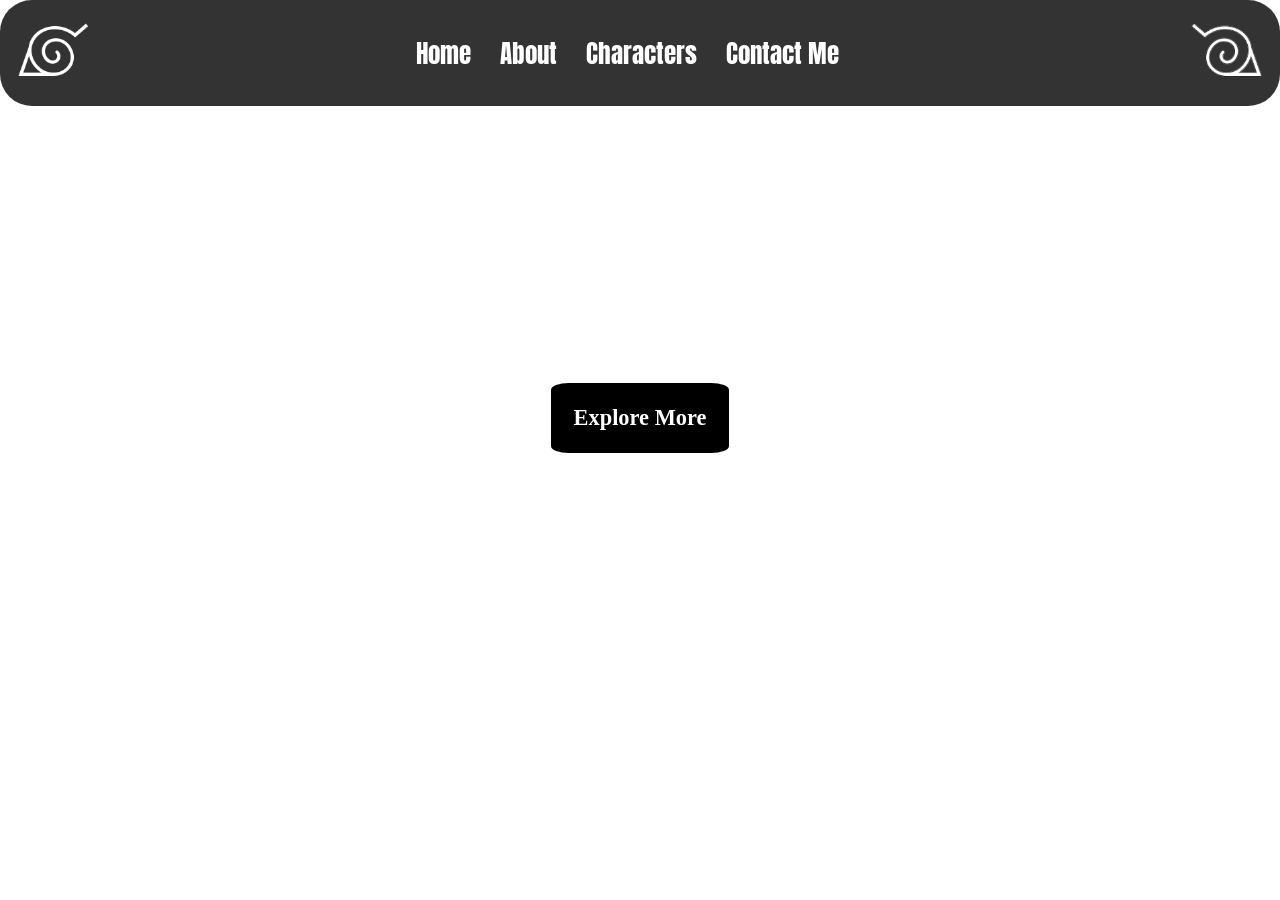
<file: index.html>
<!DOCTYPE html>
<html lang="id">
<head>
    <meta charset="UTF-8">
    <meta http-equiv="refresh" content="0; url=html/index.html">
    <title>Redirecting...</title>
    <script>
        window.location.href = "html/main.html";
    </script>
</head>
<body>
    <p>Jika halaman tidak berpindah otomatis, <a href="html/main.html">klik di sini</a>.</p>
</body>
</html>
</file>
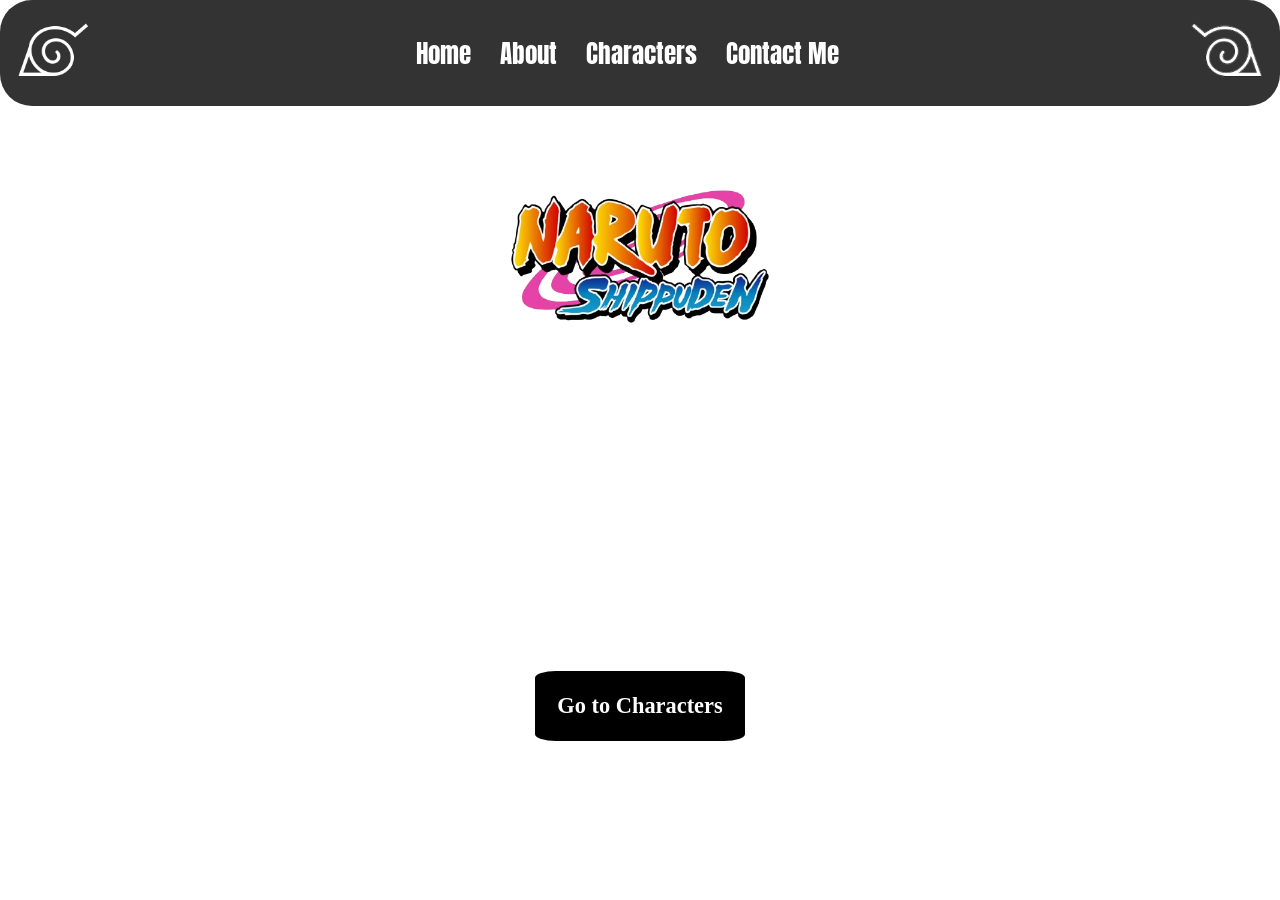
<file: html/about.html>
<html>
  <head>
    <meta charset="UTF-8">
    <meta name="viewport" content="width">
    <title>About - Naruto Fanpage</title>
    <link rel="stylesheet" href="../css/main.css">
    <link rel="stylesheet" href="../css/default.css">
    <link rel="icon" type="image/png" href="../img/icon-left.png?v=2">
    <link href="https://fonts.googleapis.com/css?family=Oswald" rel="stylesheet">
    <link href="https://fonts.googleapis.com/css?family=Anton" rel="stylesheet">
    <style>
      /*  body {background-image: url("../img/background-img1.png");
    }*/
    </style>
  </head>
  <body>
     <video autoplay muted loop>
    <source src="../img/backgroundvideo.mp4" type="video/mp4">
  </video>
  	<nav class="navbar">
		<div class="navdiv">
			<img src="../img/icon-left.png" class="logo" width=128px>
		  <ul>
				<li><a href="main.html">Home</a></li>
	      <li><a href="about.html">About</a></li>
				<li><a href="characters.html">Characters</a></li>
				<li><a href="contact.html">Contact Me</a></li>
			</ul>
			<img src="../img/icon-right.png" class="logo">
  </nav>
  </div>
  <img src="../img/ns.png" width="300" class="ns">
  <p class="Description">
    Naruto is a Japanese anime television series based on Masashi Kishimoto's 1999–2014 manga series Naruto. It follows Naruto Uzumaki, a young orphan ninja who seeks recognition from his peers and dreams of becoming the Hokage, the leader of the Village Hidden in the Leaves. Like the manga, the anime series is divided into two separate parts: the first series retains the original manga's title and is set in the world of ninjas. The second series, a direct sequel titled Naruto: Shippuden, takes place during his teens. Both anime series were animated by Studio Pierrot, produced by Aniplex, and licensed by Viz Media in North America.
    </p>
  
  <main class="home">
  <a href="characters.html" class="buttonh">Go to Characters</a>
  </main>
  </body>
  
</html>
</file>
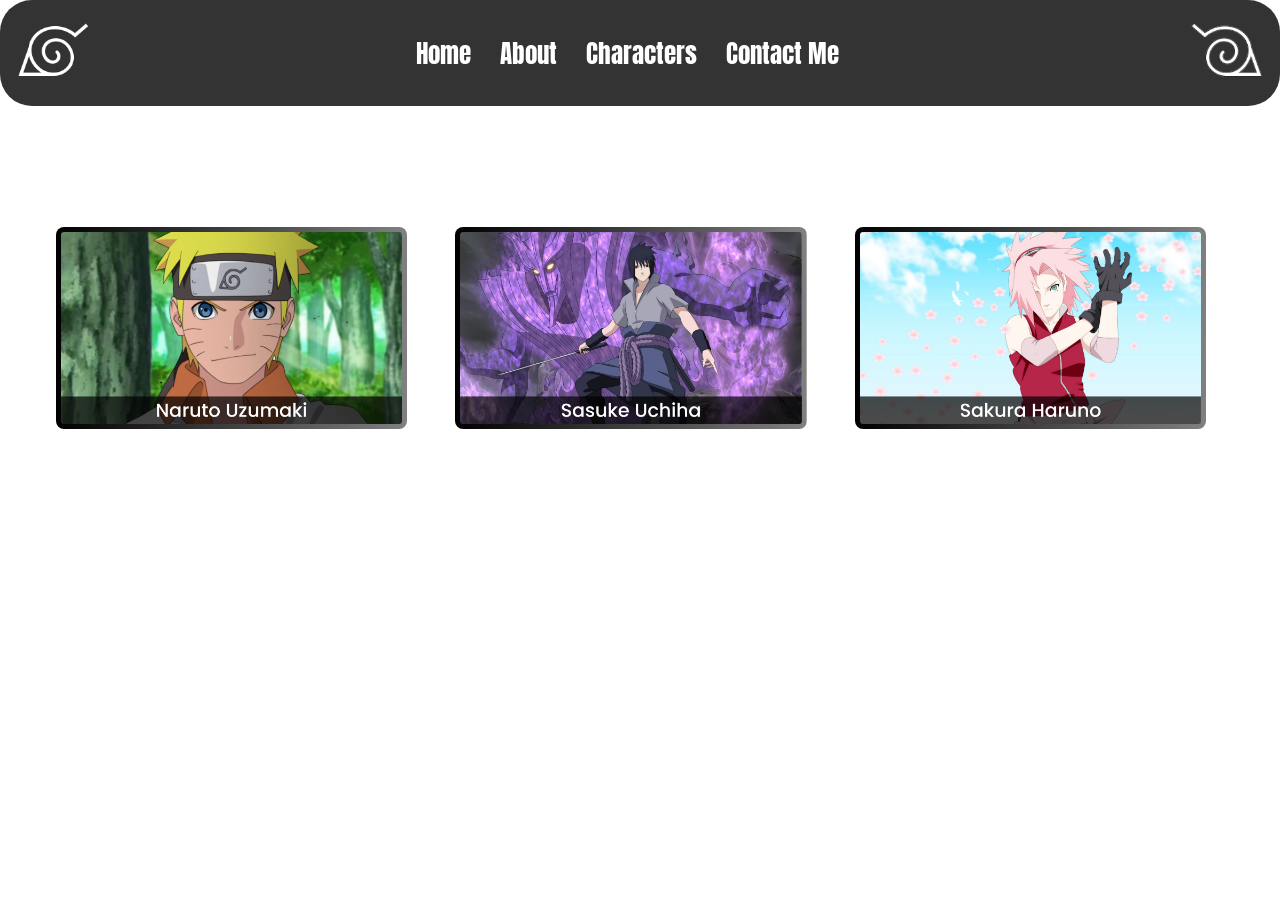
<file: html/characters.html>
<html>
  <head>
    <meta charset="UTF-8">
    <meta name="viewport" content="width">
    <title>Characters - Naruto Fanpage</title>
    <link rel="stylesheet" href="../css/characters.css">
    <link rel="stylesheet" href="../css/default.css">
    <link rel="icon" type="image/png" href="../img/icon-left.png?v=2">
    <link href="https://fonts.googleapis.com/css?family=Oswald" rel="stylesheet">
    <link href="https://fonts.googleapis.com/css?family=Anton" rel="stylesheet">
  
  </head>
  <body>
     <video autoplay muted loop>
    <source src="../img/backgroundvideo.mp4" type="video/mp4">
  </video>
  	<nav class="navbar">
		<div class="navdiv">
			<img src="../img/icon-left.png" class="logo">
		  <ul>
				<li><a href="main.html">Home</a></li>
				<li><a href="about.html">About</a></li>
				<li><a href="characters.html">Characters</a></li>
				<li><a href="contact.html">Contact Me</a></li>
			</ul>
			<img src="../img/icon-right.png" class="logo">
  </nav>
  <br>
  <p class="select" >
    Select a Character

  </p>
    <div class="ccarousel">
        <a href="naruto.html"> 
        <img class="ccard" src="../img/narutocard.png" alt="naruto" >
        </a>
        <a href="sasuke.html">
        <img class="ccard" src="../img/sasukecard.png" alt="sasuke">
        </a>
        <a href="sakura.html">
        <img class="ccard" src="../img/sakuracard.png" alt="sakura">
        </a>
        <a href="itachi.html">
        <img class="ccard" src="../img/itachicard.png" alt="itachi">
        </a>
        <a href="minato.html">
        <img class="ccard" src="../img/minatocard.png" alt="minato">
        </a>
        <a href="shisui.html">
        <img class="ccard" src="../img/shisuicard.png" alt="shisui">
        </a>
        <a href="madara.html">
        <img class="ccard" src="../img/madaracard.png" alt="madara">
        </a>
        <a href="obito.html">
        <img class="ccard" src="../img/obitocard.png" alt="obito">
        </a>

    </div>



</body>
  </html>
</file>
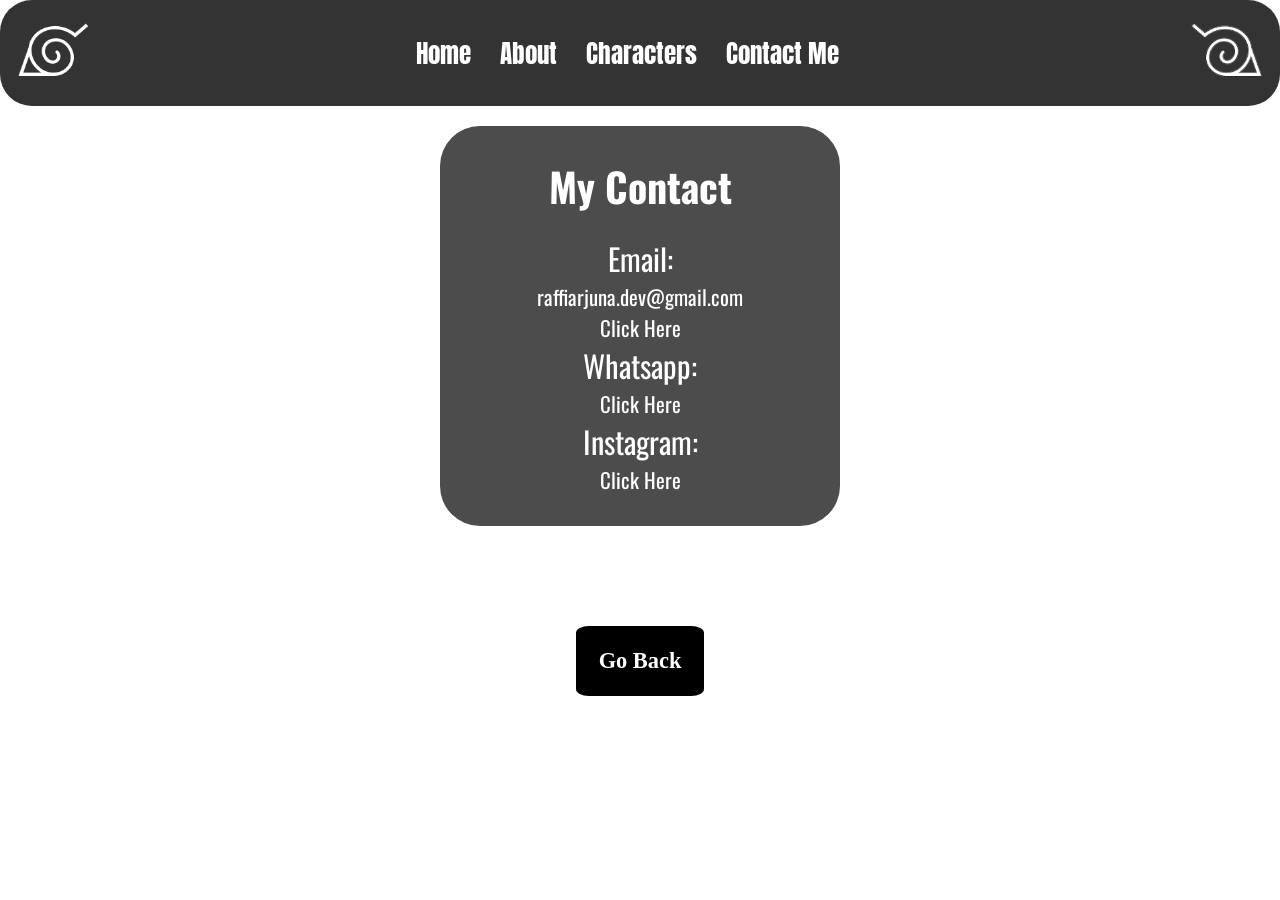
<file: html/contact.html>
<html>
  <head>
    <meta charset="UTF-8">
    <meta name="viewport" content="width">
    <title>Contact Me - Naruto Fanpage</title>
    <link rel="stylesheet" href="../css/contact.css">
    <link rel="stylesheet" href="../css/default.css">
    <link rel="icon" type="image/png" href="../img/icon-left.png?v=2">
    <link href="https://fonts.googleapis.com/css?family=Oswald" rel="stylesheet">
    <link href="https://fonts.googleapis.com/css?family=Anton" rel="stylesheet">

  </head>
  <body>
    <video autoplay muted loop>
    <source src="../img/backgroundvideo.mp4" type="video/mp4">
  </video>
  	<nav class="navbar">
		<div class="navdiv">
			<img src="../img/icon-left.png" class="logo">
		  <ul>
				<li><a href="main.html">Home</a></li>
				<li><a href="about.html">About</a></li>
				<li><a href="characters.html">Characters</a></li>
				<li><a href="contact.html">Contact Me</a></li>
			</ul>
			<img src="../img/icon-right.png" class="logo">
  </nav>
  
  </div>
  <div class="container">
  <h1>My Contact</h1> 
  <br>
  <div class="textc"> 
  <p class="h">Email:</p> <a class="link" onclick="copyToClipboard('raffiarjuna.dev@gmail.com')">raffiarjuna.dev@gmail.com</a> <br>
  <a href="mailto:raffiarjuna.dev@gmail.com" class="link">Click Here</a><br>
  <script>
        function copyToClipboard(text) {
            navigator.clipboard.writeText(text)
        }
  </script>
  <p class="h">Whatsapp:</p><a href="../html/privacy.html" class="link" target="_blank">Click Here</a>
  <p class="h">Instagram:</p><a href="../html/privacy.html" class="link" target="_blank">Click Here</a><br>
 

 </div>
  </div>
   <main class="home">
  <a href="main.html" class="buttonh">Go Back</a>
  </main>
  </body>
  
</html>
</file>
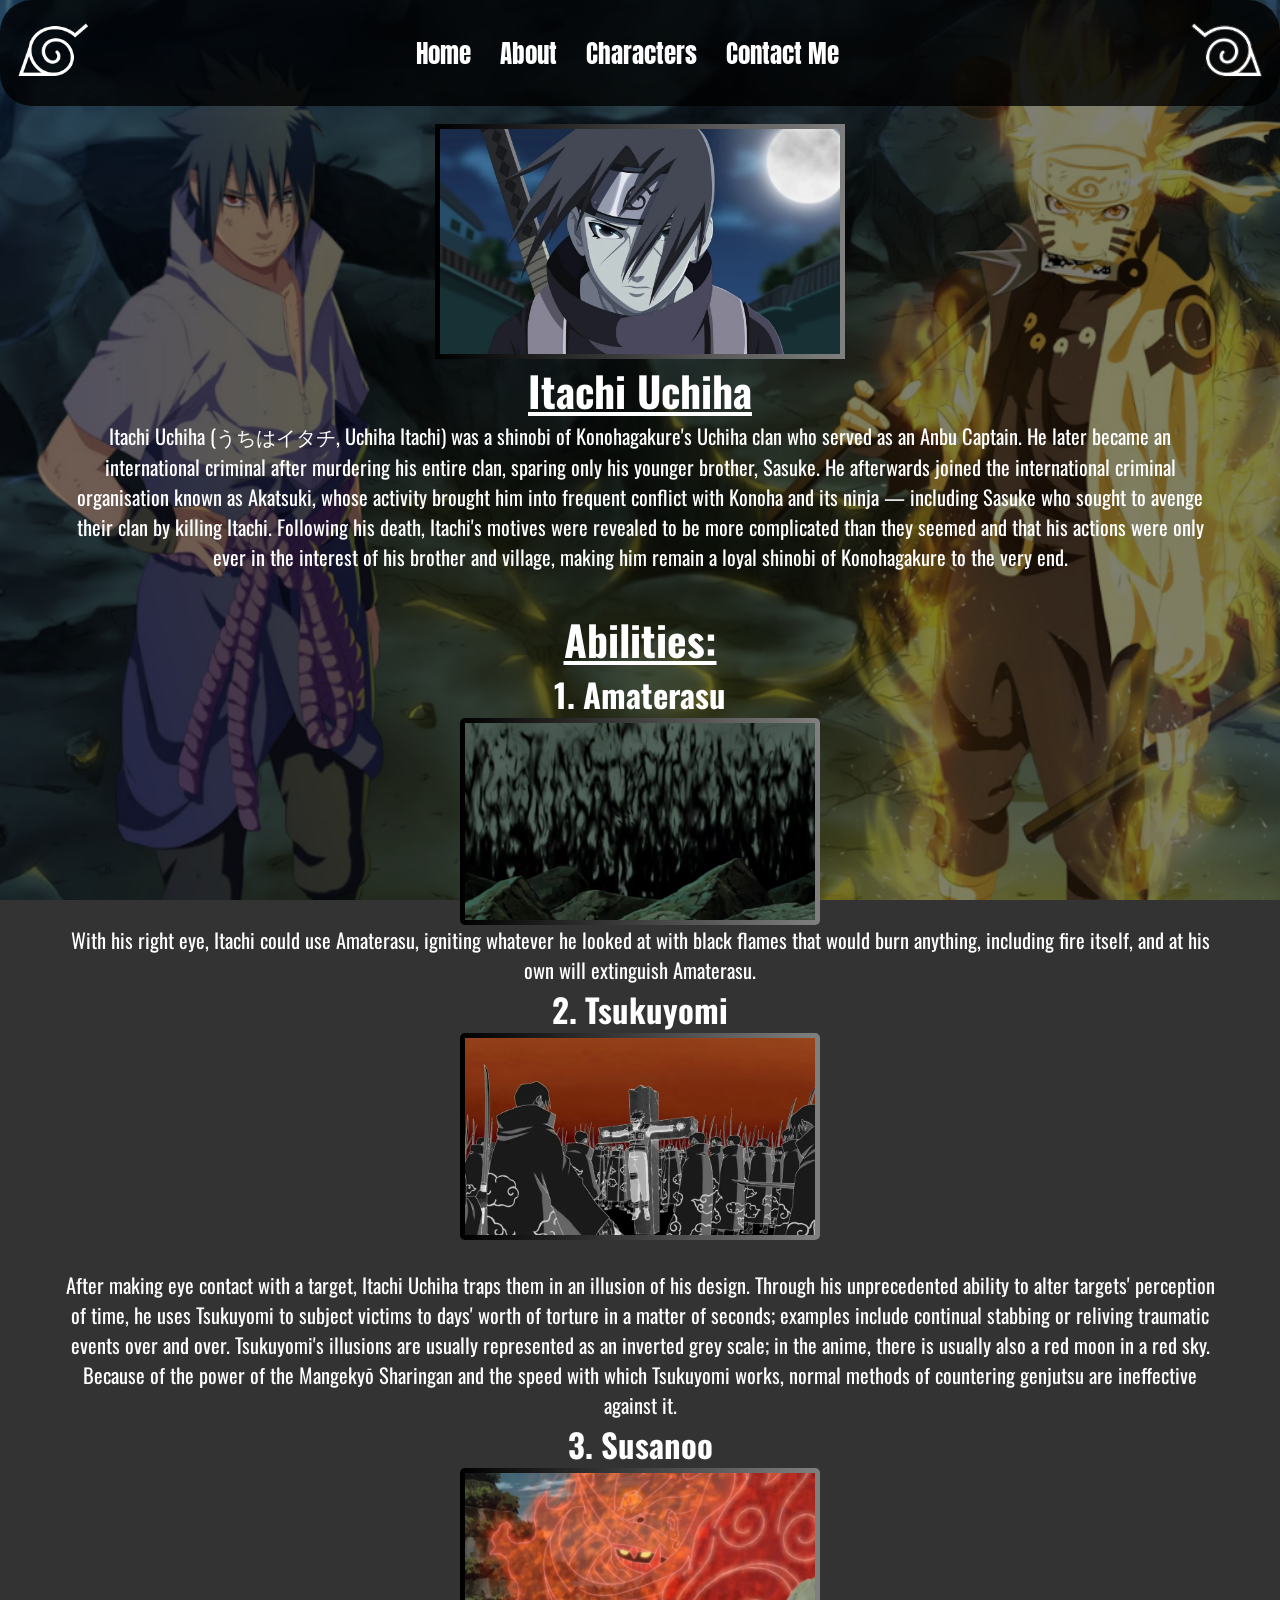
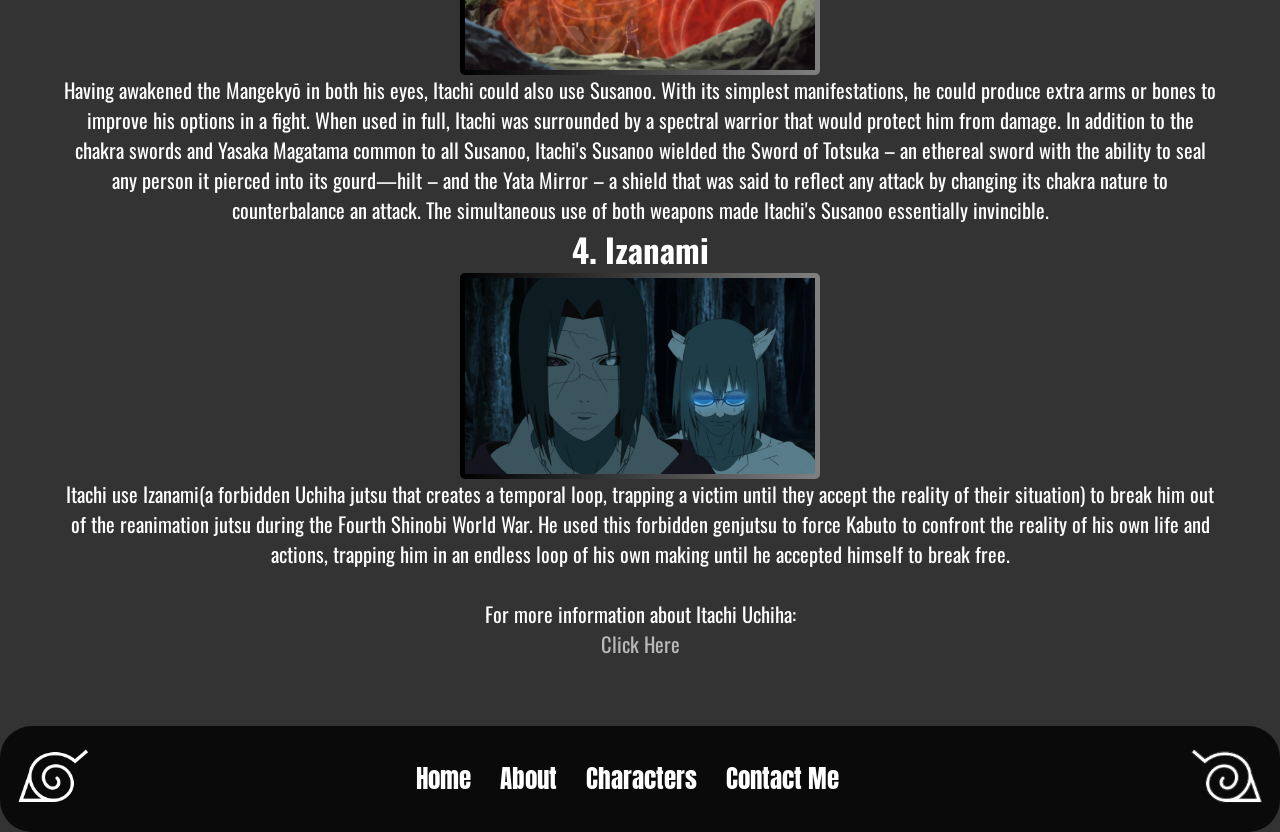
<file: html/itachi.html>
<html>
  <head>
    <meta charset="UTF-8">
    <meta name="viewport" content="width">
    <title>Itachi Uchiha - Naruto Fanpage</title>
    <link rel="stylesheet" href="../css/charpage.css">
    <link rel="stylesheet" href="../css/default.css">
    <link rel="icon" type="image/png" href="../img/icon-left.png?v=2">
    <link href="https://fonts.googleapis.com/css?family=Oswald" rel="stylesheet">
    <link href="https://fonts.googleapis.com/css?family=Anton" rel="stylesheet">
<style>
  
  </style>
  </head>
  <body>
     <video autoplay muted loop>
    <source src="../img/backgroundvideo.mp4" type="video/mp4">
  </video>
  	<nav class="navbar">
		<div class="navdiv">
			<img src="../img/icon-left.png" class="logo">
		  <ul>
				<li><a href="main.html">Home</a></li>
				<li><a href="about.html">About</a></li>
				<li><a href="characters.html">Characters</a></li>
				<li><a href="contact.html">Contact Me</a></li>
			</ul>
			<img src="../img/icon-right.png" class="logo">
  </nav>
  </div>
  <br>
    <img src="../img/itachipic.png" class="pic">
    <h1> Itachi Uchiha</h1>
    <p class="one">
       Itachi Uchiha (うちはイタチ, Uchiha Itachi) was a shinobi of Konohagakure's Uchiha clan who served as an Anbu Captain. He later became an international criminal after murdering his entire clan, sparing only his younger brother, Sasuke. He afterwards joined the international criminal organisation known as Akatsuki, whose activity brought him into frequent conflict with Konoha and its ninja — including Sasuke who sought to avenge their clan by killing Itachi. Following his death, Itachi's motives were revealed to be more complicated than they seemed and that his actions were only ever in the interest of his brother and village, making him remain a loyal shinobi of Konohagakure to the very end.
    </p>
  <br><br>

    <h1>Abilities:</h1>
    <div class="two">
     <h2>1. Amaterasu</h2>
      <img src="../img/amaterasu.png" class="pic2">
      With his right eye, Itachi could use Amaterasu, igniting whatever he looked at with black flames that would burn anything, including fire itself, and at his own will extinguish Amaterasu.<br>
     <h2>2. Tsukuyomi</h2>
      <img src="../img/tsukuyomiitachi.png" class="pic2"><br>
    After making eye contact with a target, Itachi Uchiha traps them in an illusion of his design. Through his unprecedented ability to alter targets' perception of time, he uses Tsukuyomi to subject victims to days' worth of torture in a matter of seconds; examples include continual stabbing or reliving traumatic events over and over. Tsukuyomi's illusions are usually represented as an inverted grey scale; in the anime, there is usually also a red moon in a red sky. Because of the power of the Mangekyō Sharingan and the speed with which Tsukuyomi works, normal methods of countering genjutsu are ineffective against it.
      <h2>3. Susanoo</h2>
      <img src="../img/susanooitachi.png" class="pic2">
      Having awakened the Mangekyō in both his eyes, Itachi could also use Susanoo. With its simplest manifestations, he could produce extra arms or bones to improve his options in a fight. When used in full, Itachi was surrounded by a spectral warrior that would protect him from damage. In addition to the chakra swords and Yasaka Magatama common to all Susanoo, Itachi's Susanoo wielded the Sword of Totsuka – an ethereal sword with the ability to seal any person it pierced into its gourd—hilt – and the Yata Mirror – a shield that was said to reflect any attack by changing its chakra nature to counterbalance an attack. The simultaneous use of both weapons made Itachi's Susanoo essentially invincible.
      <br>
      <h2>4. Izanami</h2>
      <image src="../img/izanamiitachi.png" class="pic2">
     Itachi use Izanami(a forbidden Uchiha jutsu that creates a temporal loop, trapping a victim until they accept the reality of their situation) to break him out of the reanimation jutsu during the Fourth Shinobi World War. He used this forbidden genjutsu to force Kabuto to confront the reality of his own life and actions, trapping him in an endless loop of his own making until he accepted himself to break free.  
      <br><br>
      For more information about Itachi Uchiha: <br> <a href="https://naruto.fandom.com/wiki/Itachi_Uchiha" class="link" target="_blank">Click Here</a>
        </div>
        <img src="../img/invisible.png" class="pic3">
<nav class="navbar">
		<div class="navdiv">
			<img src="../img/icon-left.png" class="logo">
		  <ul>
				<li><a href="main.html">Home</a></li>
				<li><a href="about.html">About</a></li>
				<li><a href="characters.html">Characters</a></li>
				<li><a href="contact.html">Contact Me</a></li>
			</ul>
			<img src="../img/icon-right.png" class="logo">
  </nav>
  </div>
  </body>
</file>
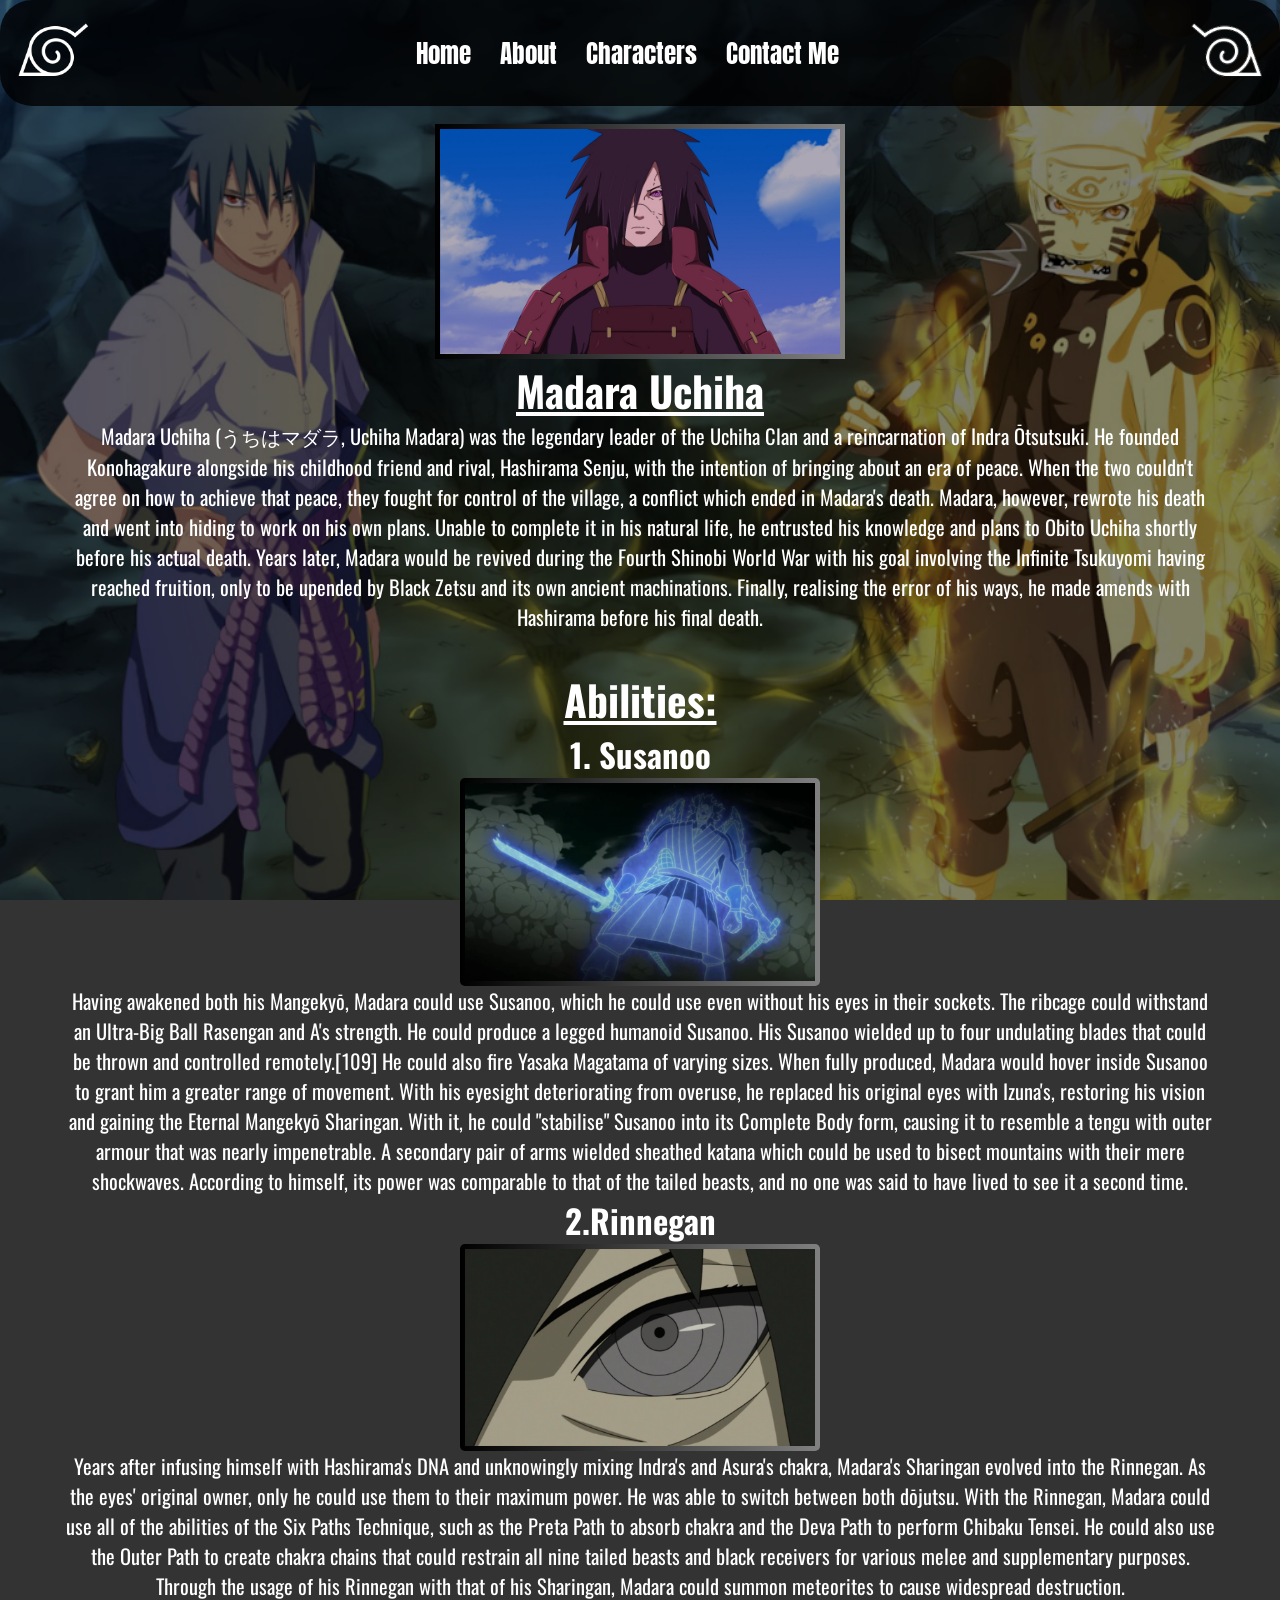
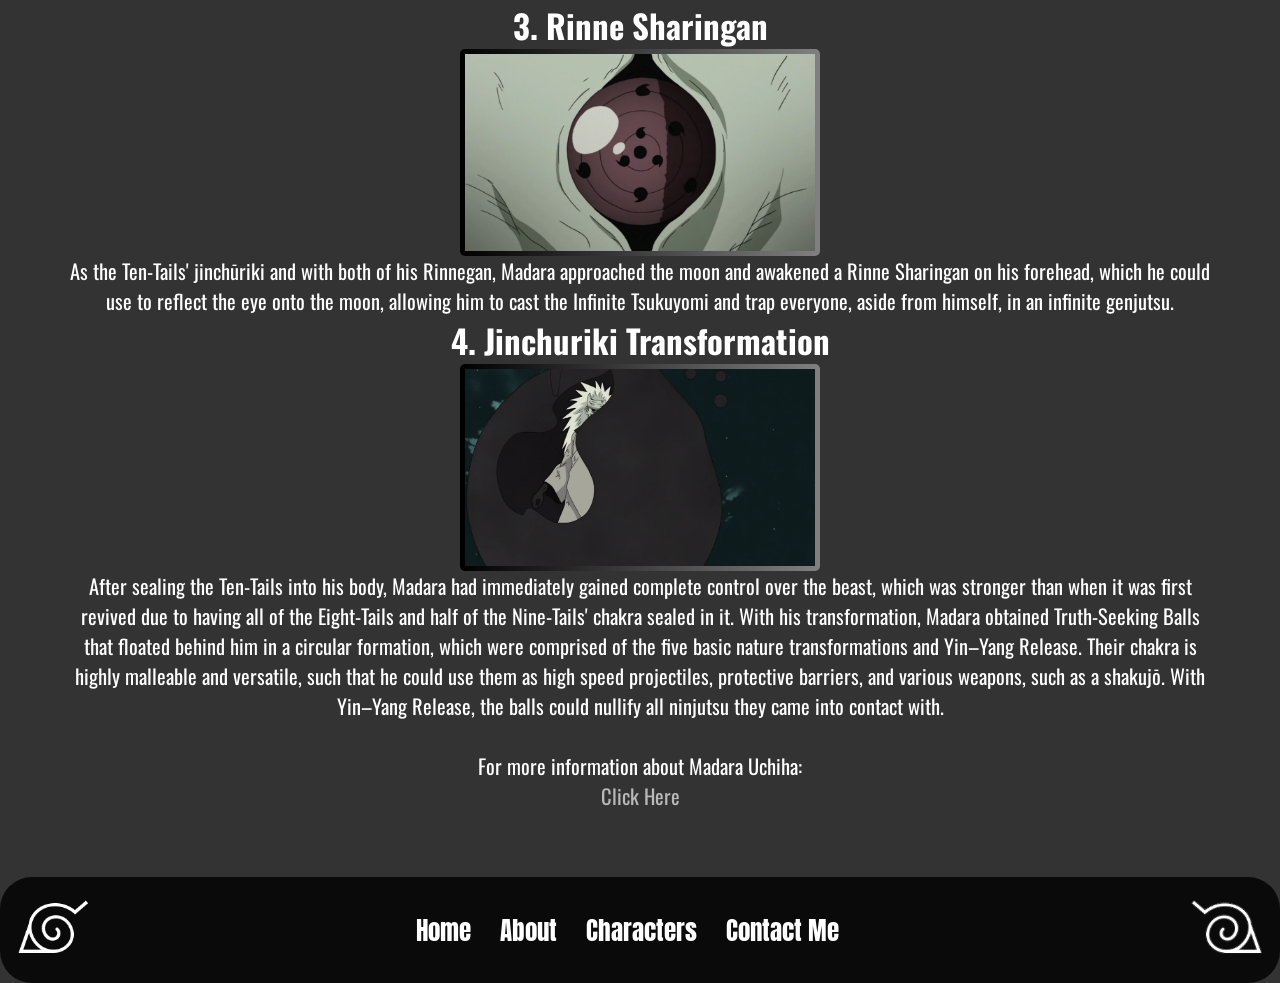
<file: html/madara.html>
<html>
  <head>
    <meta charset="UTF-8">
    <meta name="viewport" content="width">
    <title>Madara Uchiha - Naruto Fanpage</title>
    <link rel="stylesheet" href="../css/charpage.css">
    <link rel="stylesheet" href="../css/default.css">
    <link rel="icon" type="image/png" href="../img/icon-left.png?v=2">
    <link href="https://fonts.googleapis.com/css?family=Oswald" rel="stylesheet">
    <link href="https://fonts.googleapis.com/css?family=Anton" rel="stylesheet">
  </head>
  <body>
     <video autoplay muted loop>
    <source src="../img/backgroundvideo.mp4" type="video/mp4">
  </video>
  	<nav class="navbar">
		<div class="navdiv">
			<img src="../img/icon-left.png" class="logo">
		  <ul>
				<li><a href="main.html">Home</a></li>
				<li><a href="about.html">About</a></li>
				<li><a href="characters.html">Characters</a></li>
				<li><a href="contact.html">Contact Me</a></li>
			</ul>
			<img src="../img/icon-right.png" class="logo">
  </nav>
  </div>
  <br>
    <img src="../img/madarapic.png" class="pic">
    <h1> Madara Uchiha</h1>
    <p class="one">
      Madara Uchiha (うちはマダラ, Uchiha Madara) was the legendary leader of the Uchiha Clan and a reincarnation of Indra Ōtsutsuki. He founded Konohagakure alongside his childhood friend and rival, Hashirama Senju, with the intention of bringing about an era of peace. When the two couldn't agree on how to achieve that peace, they fought for control of the village, a conflict which ended in Madara's death. Madara, however, rewrote his death and went into hiding to work on his own plans. Unable to complete it in his natural life, he entrusted his knowledge and plans to Obito Uchiha shortly before his actual death. Years later, Madara would be revived during the Fourth Shinobi World War with his goal involving the Infinite Tsukuyomi having reached fruition, only to be upended by Black Zetsu and its own ancient machinations. Finally, realising the error of his ways, he made amends with Hashirama before his final death.


    </p>
  <br><br>

    <h1>Abilities:</h1>
    <div class="two">
      <h2>1. Susanoo</h2>
      <img src="../img/susanoomadara.png" class="pic2">
      Having awakened both his Mangekyō, Madara could use Susanoo, which he could use even without his eyes in their sockets. The ribcage could withstand an Ultra-Big Ball Rasengan and A's strength. He could produce a legged humanoid Susanoo. His Susanoo wielded up to four undulating blades that could be thrown and controlled remotely.[109] He could also fire Yasaka Magatama of varying sizes. When fully produced, Madara would hover inside Susanoo to grant him a greater range of movement. With his eyesight deteriorating from overuse, he replaced his original eyes with Izuna's, restoring his vision and gaining the Eternal Mangekyō Sharingan. With it, he could "stabilise" Susanoo into its Complete Body form, causing it to resemble a tengu with outer armour that was nearly impenetrable. A secondary pair of arms wielded sheathed katana which could be used to bisect mountains with their mere shockwaves. According to himself, its power was comparable to that of the tailed beasts, and no one was said to have lived to see it a second time.

      <h2>2.Rinnegan</h2>
      <img src="../img/rinneganmadara.png" class="pic2">
      Years after infusing himself with Hashirama's DNA and unknowingly mixing Indra's and Asura's chakra, Madara's Sharingan evolved into the Rinnegan. As the eyes' original owner, only he could use them to their maximum power. He was able to switch between both dōjutsu. With the Rinnegan, Madara could use all of the abilities of the Six Paths Technique, such as the Preta Path to absorb chakra and the Deva Path to perform Chibaku Tensei. He could also use the Outer Path to create chakra chains that could restrain all nine tailed beasts and black receivers for various melee and supplementary purposes. Through the usage of his Rinnegan with that of his Sharingan, Madara could summon meteorites to cause widespread destruction.

      <h2>3. Rinne Sharingan</h2>
      <img src="../img/rinnesharinganmadara.png" class="pic2">
      As the Ten-Tails' jinchūriki and with both of his Rinnegan, Madara approached the moon and awakened a Rinne Sharingan on his forehead, which he could use to reflect the eye onto the moon, allowing him to cast the Infinite Tsukuyomi and trap everyone, aside from himself, in an infinite genjutsu.

      <h2>4. Jinchuriki Transformation</h2>
      <img src="../img/jinchurikimadara.png" class="pic2">
      After sealing the Ten-Tails into his body, Madara had immediately gained complete control over the beast, which was stronger than when it was first revived due to having all of the Eight-Tails and half of the Nine-Tails' chakra sealed in it. With his transformation, Madara obtained Truth-Seeking Balls that floated behind him in a circular formation, which were comprised of the five basic nature transformations and Yin–Yang Release. Their chakra is highly malleable and versatile, such that he could use them as high speed projectiles, protective barriers, and various weapons, such as a shakujō. With Yin–Yang Release, the balls could nullify all ninjutsu they came into contact with.
      <br><br>
       For more information about Madara Uchiha:<br> <a href="https://naruto.fandom.com/wiki/Madara_Uchiha" class="link" target="_blank">Click Here</a>
    </div>
    <img src="../img/invisible.png" class="pic3">
    <nav class="navbar">
		<div class="navdiv">
			<img src="../img/icon-left.png" class="logo">
		  <ul>
				<li><a href="main.html">Home</a></li>
				<li><a href="about.html">About</a></li>
				<li><a href="characters.html">Characters</a></li>
				<li><a href="contact.html">Contact Me</a></li>
			</ul>
			<img src="../img/icon-right.png" class="logo">
  </nav>
  </div>

  </body>
</file>
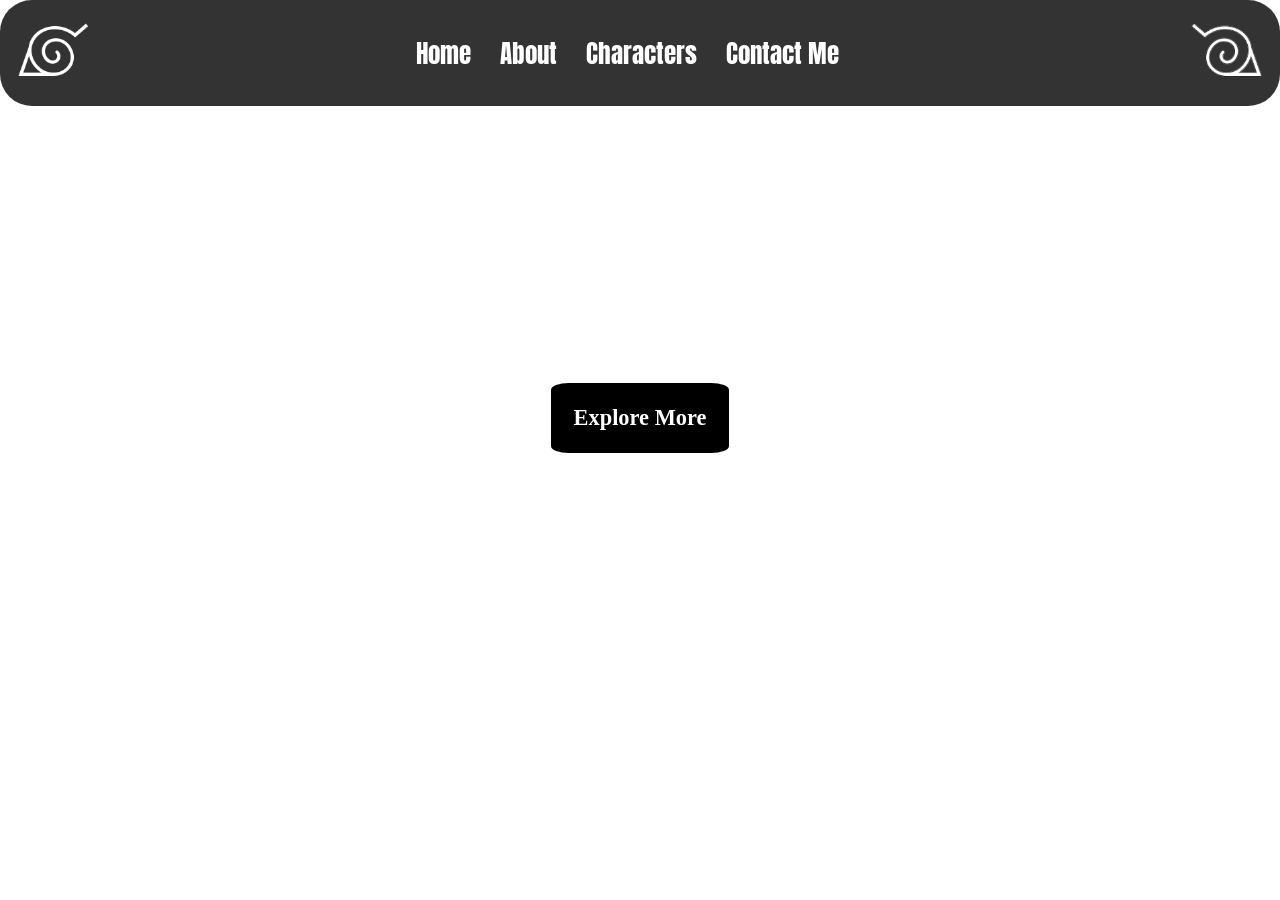
<file: html/main.html>
<html>
  <head>
    <meta charset="UTF-8">
    <meta name="viewport" content="width">
    <title>Home - Naruto Fanpage</title>
    <link rel="stylesheet" href="../css/main.css">
    <link rel="stylesheet" href="../css/default.css">
    <link rel="icon" type="image/png" href="../img/icon-left.png?v=2">
    <link href="https://fonts.googleapis.com/css?family=Oswald" rel="stylesheet">
    <link href="https://fonts.googleapis.com/css?family=Anton" rel="stylesheet">
    <style>
    video {position: fixed;top: 0; left: 0; width: 100%;
    height: 100%; object-fit: cover;
    z-index: -1;}
    </style>
  </head>
  <body>
   <video autoplay muted loop>
    <source src="../img/backgroundvideo.mp4" type="video/mp4">
  </video>
  	<nav class="navbar">
		<div class="navdiv">
			<img src="../img/icon-left.png" class="logo">
		  <ul>
				<li><a href="main.html">Home</a></li>
				<li><a href="about.html">About</a></li>
				<li><a href="characters.html">Characters</a></li>
				<li><a href="contact.html">Contact Me</a></li>
			</ul>
			<img src="../img/icon-right.png" class="logo">
  </nav>
  </div>
  <h1 class=title1> Welcome to Naruto anime fanpage.</h1>
  <main class="home">
  <a href="about.html" class="buttonh">Explore More</a>
  </main>

  </body>
  
</html>
</file>
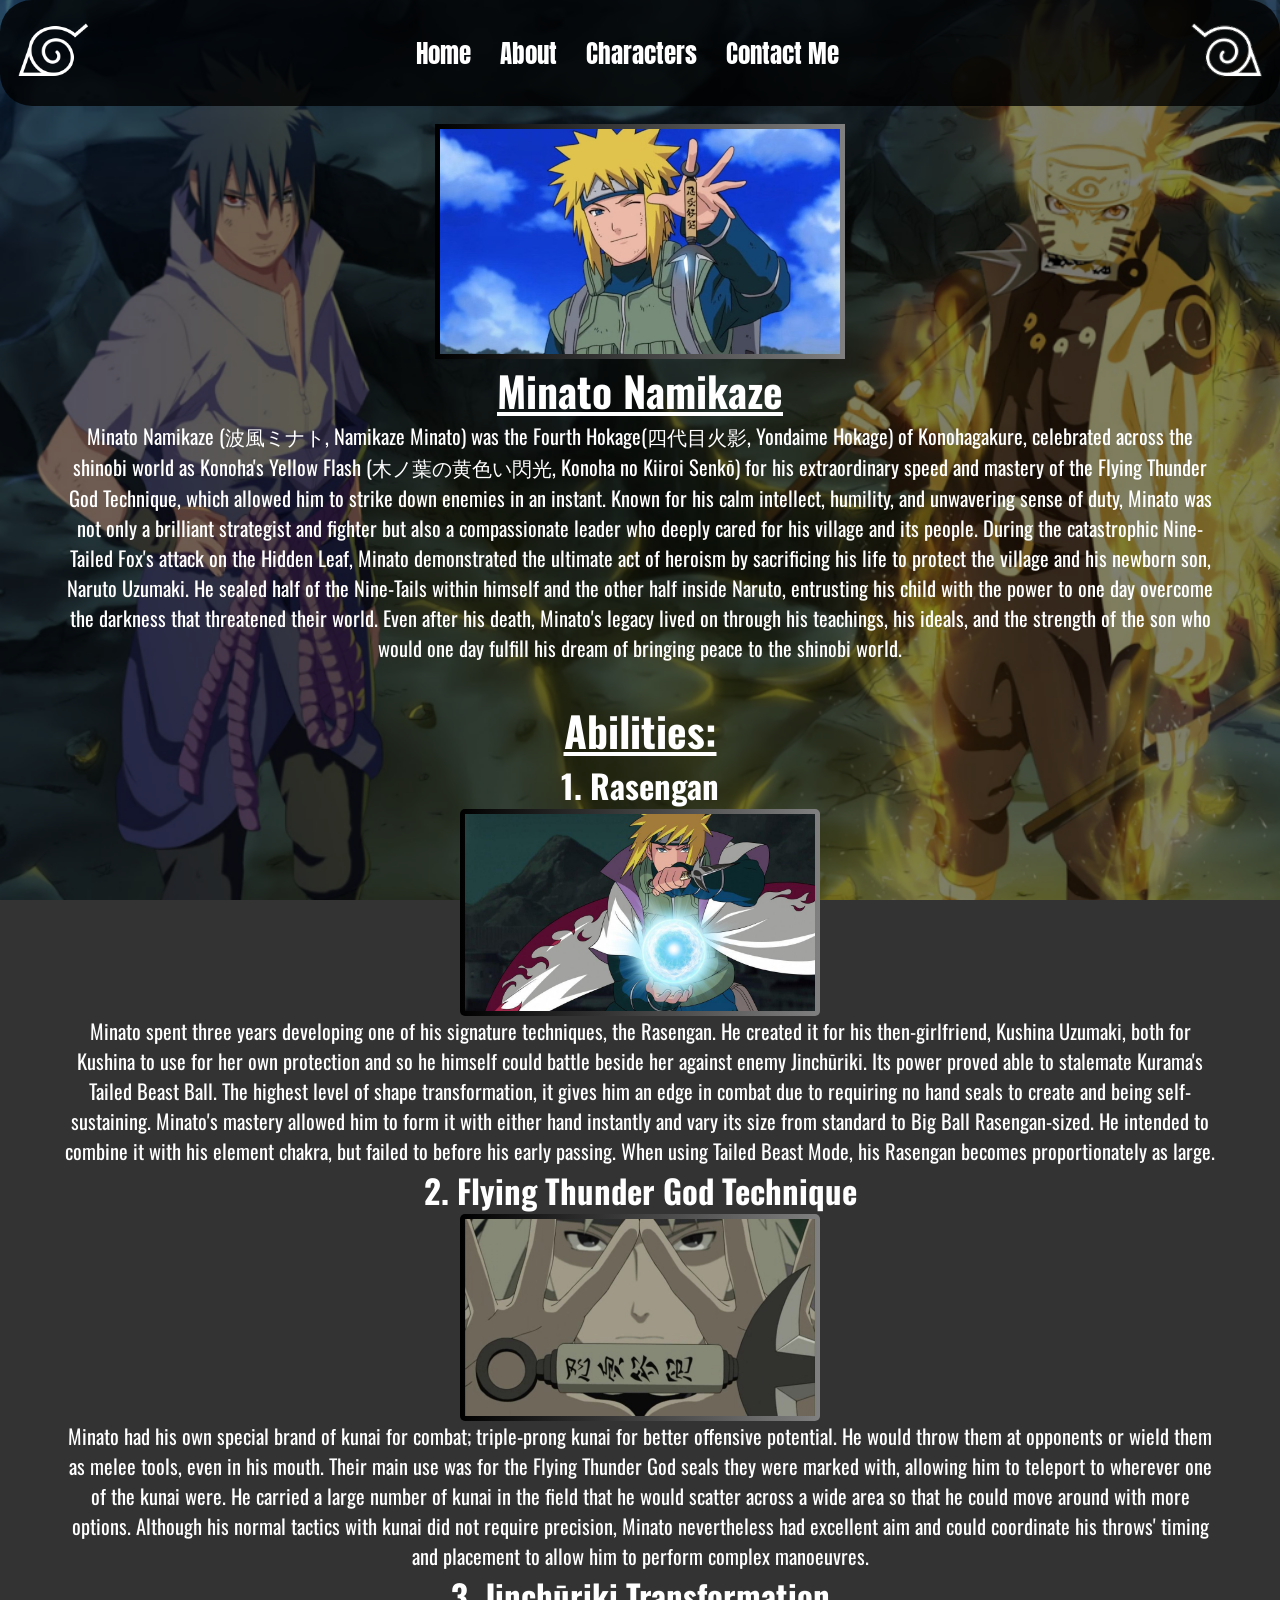
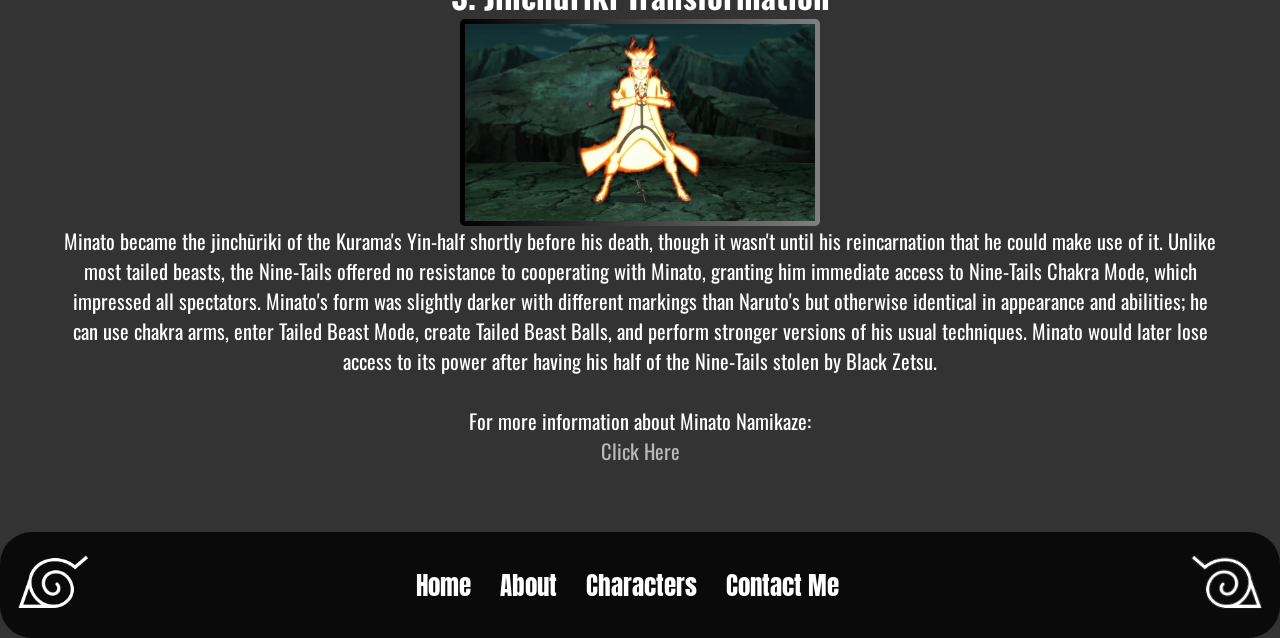
<file: html/minato.html>
<html>
  <head>
    <meta charset="UTF-8">
    <meta name="viewport" content="width">
    <title>Minato Namikaze - Naruto Fanpage</title>
    <link rel="stylesheet" href="../css/charpage.css">
    <link rel="stylesheet" href="../css/default.css">
    <link rel="icon" type="image/png" href="../img/icon-left.png?v=2">
    <link href="https://fonts.googleapis.com/css?family=Oswald" rel="stylesheet">
    <link href="https://fonts.googleapis.com/css?family=Anton" rel="stylesheet">
  </head>
  <body>
     <video autoplay muted loop>
    <source src="../img/backgroundvideo.mp4" type="video/mp4">
  </video>
  	<nav class="navbar">
		<div class="navdiv">
			<img src="../img/icon-left.png" class="logo">
		  <ul>
				<li><a href="main.html">Home</a></li>
				<li><a href="about.html">About</a></li>
				<li><a href="characters.html">Characters</a></li>
				<li><a href="contact.html">Contact Me</a></li>
			</ul>
			<img src="../img/icon-right.png" class="logo">
  </nav>
  </div>
  <br>
    <img src="../img/minatopic.png" class="pic">
    <h1> Minato Namikaze</h1>
    <p class="one">
    Minato Namikaze (波風ミナト, Namikaze Minato) was the Fourth Hokage(四代目火影, Yondaime Hokage) of Konohagakure, celebrated across the shinobi world as Konoha's Yellow Flash (木ノ葉の黄色い閃光, Konoha no Kiiroi Senkō) for his extraordinary speed and mastery of the Flying Thunder God Technique, which allowed him to strike down enemies in an instant. Known for his calm intellect, humility, and unwavering sense of duty, Minato was not only a brilliant strategist and fighter but also a compassionate leader who deeply cared for his village and its people. During the catastrophic Nine-Tailed Fox's attack on the Hidden Leaf, Minato demonstrated the ultimate act of heroism by sacrificing his life to protect the village and his newborn son, Naruto Uzumaki. He sealed half of the Nine-Tails within himself and the other half inside Naruto, entrusting his child with the power to one day overcome the darkness that threatened their world. Even after his death, Minato's legacy lived on through his teachings, his ideals, and the strength of the son who would one day fulfill his dream of bringing peace to the shinobi world.
    </p>
  <br><br>

    <h1>Abilities:</h1>
    <div class="two">
      <h2>1. Rasengan</h2>
      <img src="../img/rasenganminato.png" class="pic2">
      Minato spent three years developing one of his signature techniques, the Rasengan. He created it for his then-girlfriend, Kushina Uzumaki, both for Kushina to use for her own protection and so he himself could battle beside her against enemy Jinchūriki. Its power proved able to stalemate Kurama's Tailed Beast Ball. The highest level of shape transformation, it gives him an edge in combat due to requiring no hand seals to create and being self-sustaining. Minato's mastery allowed him to form it with either hand instantly and vary its size from standard to Big Ball Rasengan-sized. He intended to combine it with his element chakra, but failed to before his early passing. When using Tailed Beast Mode, his Rasengan becomes proportionately as large.
      <h2>2. Flying Thunder God Technique</h2>
      <img src="../img/flyingraijinminato.png" class="pic2">
      Minato had his own special brand of kunai for combat; triple-prong kunai for better offensive potential. He would throw them at opponents or wield them as melee tools, even in his mouth. Their main use was for the Flying Thunder God seals they were marked with, allowing him to teleport to wherever one of the kunai were. He carried a large number of kunai in the field that he would scatter across a wide area so that he could move around with more options. Although his normal tactics with kunai did not require precision, Minato nevertheless had excellent aim and could coordinate his throws' timing and placement to allow him to perform complex manoeuvres.  
      <h2>3. Jinchūriki Transformation</h2>
      <img src="../img/jinchurikiminato.png" class="pic2">
      Minato became the jinchūriki of the Kurama's Yin-half shortly before his death, though it wasn't until his reincarnation that he could make use of it. Unlike most tailed beasts, the Nine-Tails offered no resistance to cooperating with Minato, granting him immediate access to Nine-Tails Chakra Mode, which impressed all spectators. Minato's form was slightly darker with different markings than Naruto's but otherwise identical in appearance and abilities; he can use chakra arms, enter Tailed Beast Mode, create Tailed Beast Balls, and perform stronger versions of his usual techniques. Minato would later lose access to its power after having his half of the Nine-Tails stolen by Black Zetsu.
      <br><br>
      For more information about Minato Namikaze: <br> <a href="https://naruto.fandom.com/wiki/Minato_Namikaze" class="link" target="_blank">Click Here</a>
    </div>
    <img src="../img/invisible.png" class="pic3">
    <nav class="navbar">
		<div class="navdiv">
			<img src="../img/icon-left.png" class="logo">
		  <ul>
				<li><a href="main.html">Home</a></li>
				<li><a href="about.html">About</a></li>
				<li><a href="characters.html">Characters</a></li>
				<li><a href="contact.html">Contact Me</a></li>
			</ul>
			<img src="../img/icon-right.png" class="logo">
  </nav>
  </div>

  </body>
</file>
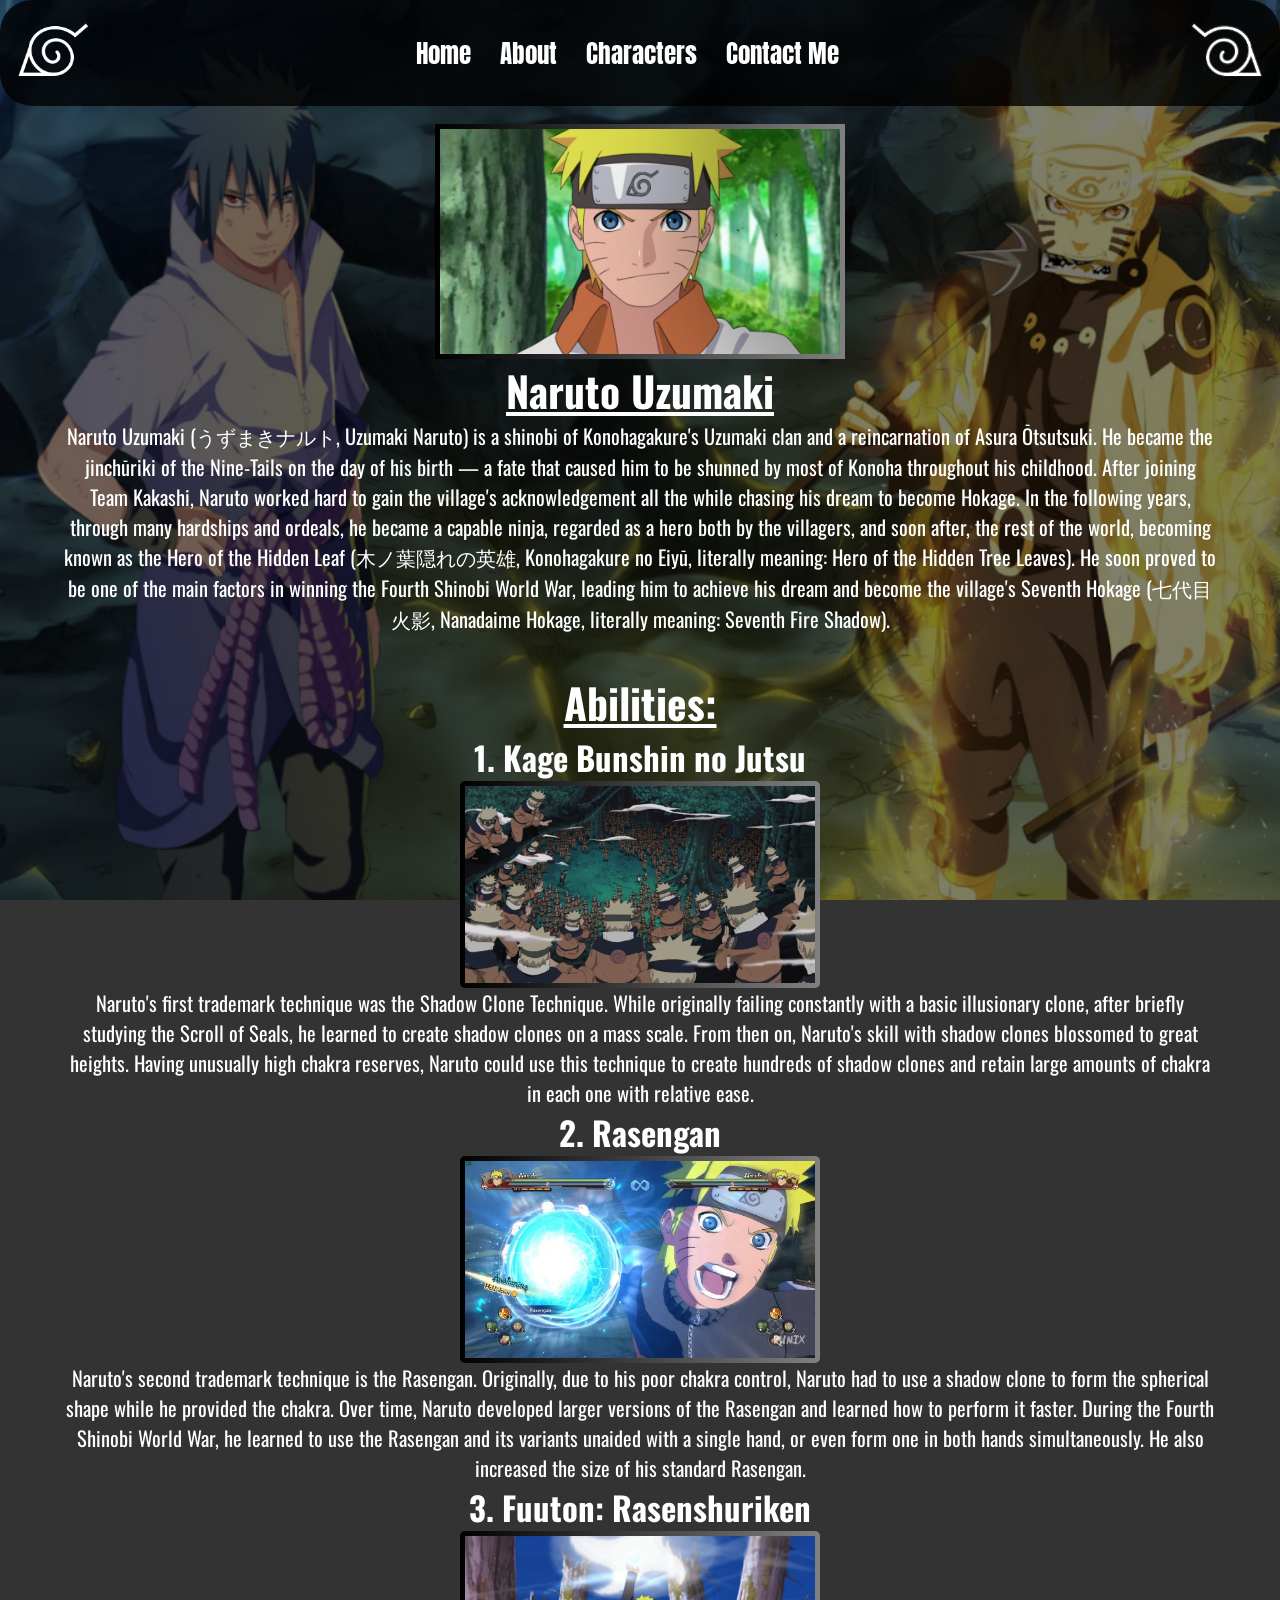
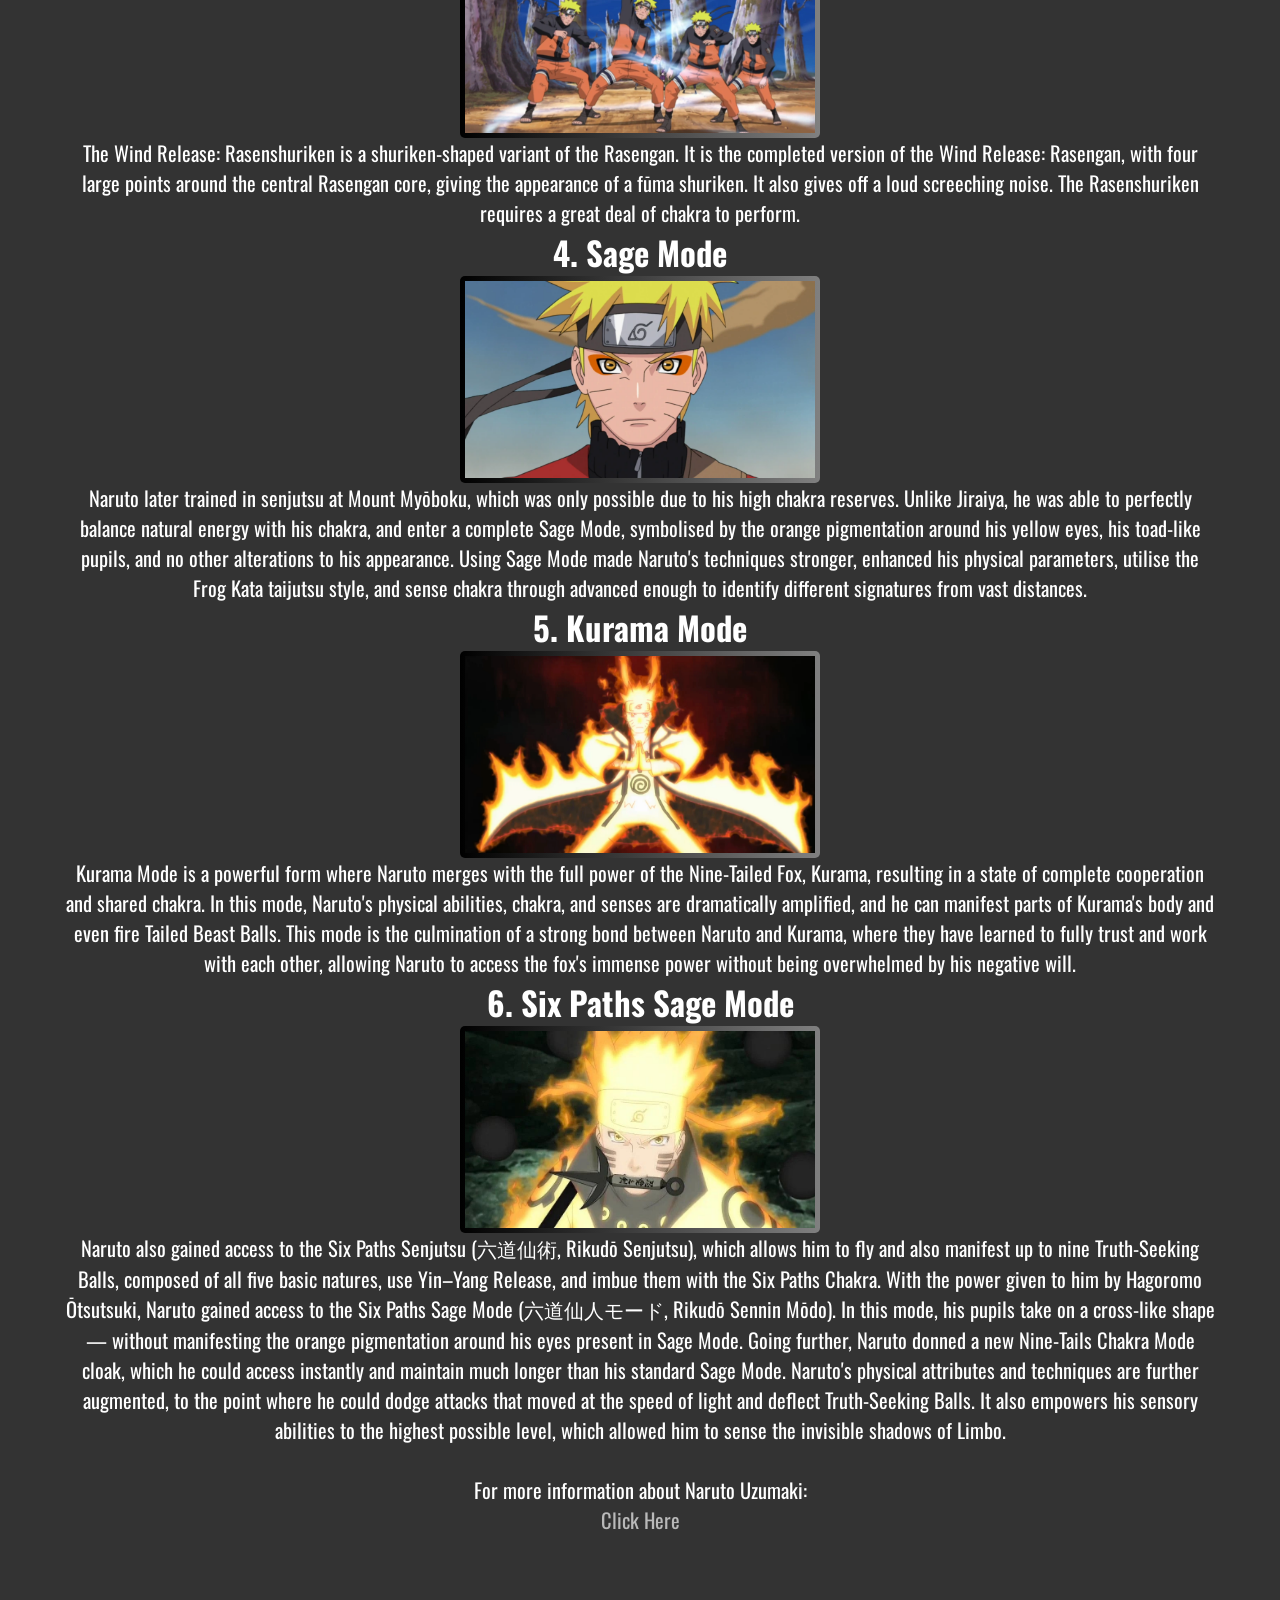
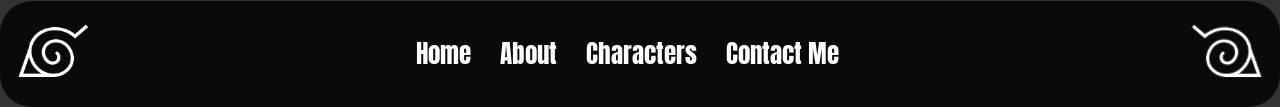
<file: html/naruto.html>
<html>
  <head>
    <meta charset="UTF-8">
    <meta name="viewport" content="width">
    <title>Naruto Uzumaki - Naruto Fanpage</title>
    <link rel="stylesheet" href="../css/charpage.css">
    <link rel="stylesheet" href="../css/default.css">
    <link rel="icon" type="image/png" href="../img/icon-left.png?v=2">
    <link href="https://fonts.googleapis.com/css?family=Oswald" rel="stylesheet">
    <link href="https://fonts.googleapis.com/css?family=Anton" rel="stylesheet">
  </head>
  <body>
     <video autoplay muted loop>
    <source src="../img/backgroundvideo.mp4" type="video/mp4">
  </video>
  	<nav class="navbar">
		<div class="navdiv">
			<img src="../img/icon-left.png" class="logo">
		  <ul>
				<li><a href="main.html">Home</a></li>
				<li><a href="about.html">About</a></li>
				<li><a href="characters.html">Characters</a></li>
				<li><a href="contact.html">Contact Me</a></li>
			</ul>
			<img src="../img/icon-right.png" class="logo">
  </nav>
  </div>
  <br>
    <img src="../img/narutopic.png" class="pic">
    <h1> Naruto Uzumaki</h1>
    <p class="one">
        Naruto Uzumaki (うずまきナルト, Uzumaki Naruto) is a shinobi of Konohagakure's Uzumaki clan and a reincarnation of Asura Ōtsutsuki. He became the jinchūriki of the Nine-Tails on the day of his birth — a fate that caused him to be shunned by most of Konoha throughout his childhood. After joining Team Kakashi, Naruto worked hard to gain the village's acknowledgement all the while chasing his dream to become Hokage. In the following years, through many hardships and ordeals, he became a capable ninja, regarded as a hero both by the villagers, and soon after, the rest of the world, becoming known as the Hero of the Hidden Leaf (木ノ葉隠れの英雄, Konohagakure no Eiyū, literally meaning: Hero of the Hidden Tree Leaves). He soon proved to be one of the main factors in winning the Fourth Shinobi World War, leading him to achieve his dream and become the village's Seventh Hokage (七代目火影, Nanadaime Hokage, literally meaning: Seventh Fire Shadow).
    </p>
  <br><br>

    <h1>Abilities:</h1>
    <div class="two">
      <h2>1. Kage Bunshin no Jutsu</h2>
      <img src="../img/bunshinnaruto.png" class="pic2">
      Naruto's first trademark technique was the Shadow Clone Technique. While originally failing constantly with a basic illusionary clone, after briefly studying the Scroll of Seals, he learned to create shadow clones on a mass scale. From then on, Naruto's skill with shadow clones blossomed to great heights. Having unusually high chakra reserves, Naruto could use this technique to create hundreds of shadow clones and retain large amounts of chakra in each one with relative ease.
      <br>
      <h2>2. Rasengan</h2>
      <img src="../img/rasengannaruto.png" class="pic2">
      Naruto's second trademark technique is the Rasengan. Originally, due to his poor chakra control, Naruto had to use a shadow clone to form the spherical shape while he provided the chakra. Over time, Naruto developed larger versions of the Rasengan and learned how to perform it faster. During the Fourth Shinobi World War, he learned to use the Rasengan and its variants unaided with a single hand, or even form one in both hands simultaneously. He also increased the size of his standard Rasengan.
      <h2>3. Fuuton: Rasenshuriken</h2>
      <img src="../img/rasenshurikennaruto.png" class="pic2">
      The Wind Release: Rasenshuriken is a shuriken-shaped variant of the Rasengan. It is the completed version of the Wind Release: Rasengan, with four large points around the central Rasengan core, giving the appearance of a fūma shuriken. It also gives off a loud screeching noise. The Rasenshuriken requires a great deal of chakra to perform.

      <h2>4. Sage Mode</h2>
      <img src="../img/sagenaruto.png" class="pic2">
      Naruto later trained in senjutsu at Mount Myōboku, which was only possible due to his high chakra reserves. Unlike Jiraiya, he was able to perfectly balance natural energy with his chakra, and enter a complete Sage Mode, symbolised by the orange pigmentation around his yellow eyes, his toad-like pupils, and no other alterations to his appearance. Using Sage Mode made Naruto's techniques stronger, enhanced his physical parameters, utilise the Frog Kata taijutsu style, and sense chakra through advanced enough to identify different signatures from vast distances.
      
      <h2>5. Kurama Mode</h2>
      <img src="../img/jinchurikinaruto.png" class="pic2">
      Kurama Mode is a powerful form where Naruto merges with the full power of the Nine-Tailed Fox, Kurama, resulting in a state of complete cooperation and shared chakra. In this mode, Naruto's physical abilities, chakra, and senses are dramatically amplified, and he can manifest parts of Kurama's body and even fire Tailed Beast Balls. This mode is the culmination of a strong bond between Naruto and Kurama, where they have learned to fully trust and work with each other, allowing Naruto to access the fox's immense power without being overwhelmed by his negative will. 

      <h2>6. Six Paths Sage Mode</h2>
      <img src="../img/sixpathsagemodenaruto.png" class="pic2">
      Naruto also gained access to the Six Paths Senjutsu (六道仙術, Rikudō Senjutsu), which allows him to fly and also manifest up to nine Truth-Seeking Balls, composed of all five basic natures, use Yin–Yang Release, and imbue them with the Six Paths Chakra. With the power given to him by Hagoromo Ōtsutsuki, Naruto gained access to the Six Paths Sage Mode (六道仙人モード, Rikudō Sennin Mōdo). In this mode, his pupils take on a cross-like shape — without manifesting the orange pigmentation around his eyes present in Sage Mode. Going further, Naruto donned a new Nine-Tails Chakra Mode cloak, which he could access instantly and maintain much longer than his standard Sage Mode. Naruto's physical attributes and techniques are further augmented, to the point where he could dodge attacks that moved at the speed of light and deflect Truth-Seeking Balls. It also empowers his sensory abilities to the highest possible level, which allowed him to sense the invisible shadows of Limbo.
      <br><br>
       For more information about Naruto Uzumaki:<br> <a href="https://naruto.fandom.com/wiki/Naruto_Uzumaki" class="link" target="_blank">Click Here</a>
      </div>
      <img src="../img/invisible.png" class="pic3">
<nav class="navbar">
		<div class="navdiv">
			<img src="../img/icon-left.png" class="logo">
		  <ul>
				<li><a href="main.html">Home</a></li>
				<li><a href="about.html">About</a></li>
				<li><a href="characters.html">Characters</a></li>
				<li><a href="contact.html">Contact Me</a></li>
			</ul>
			<img src="../img/icon-right.png" class="logo">
  </nav>
  </div>
  </body>
</file>
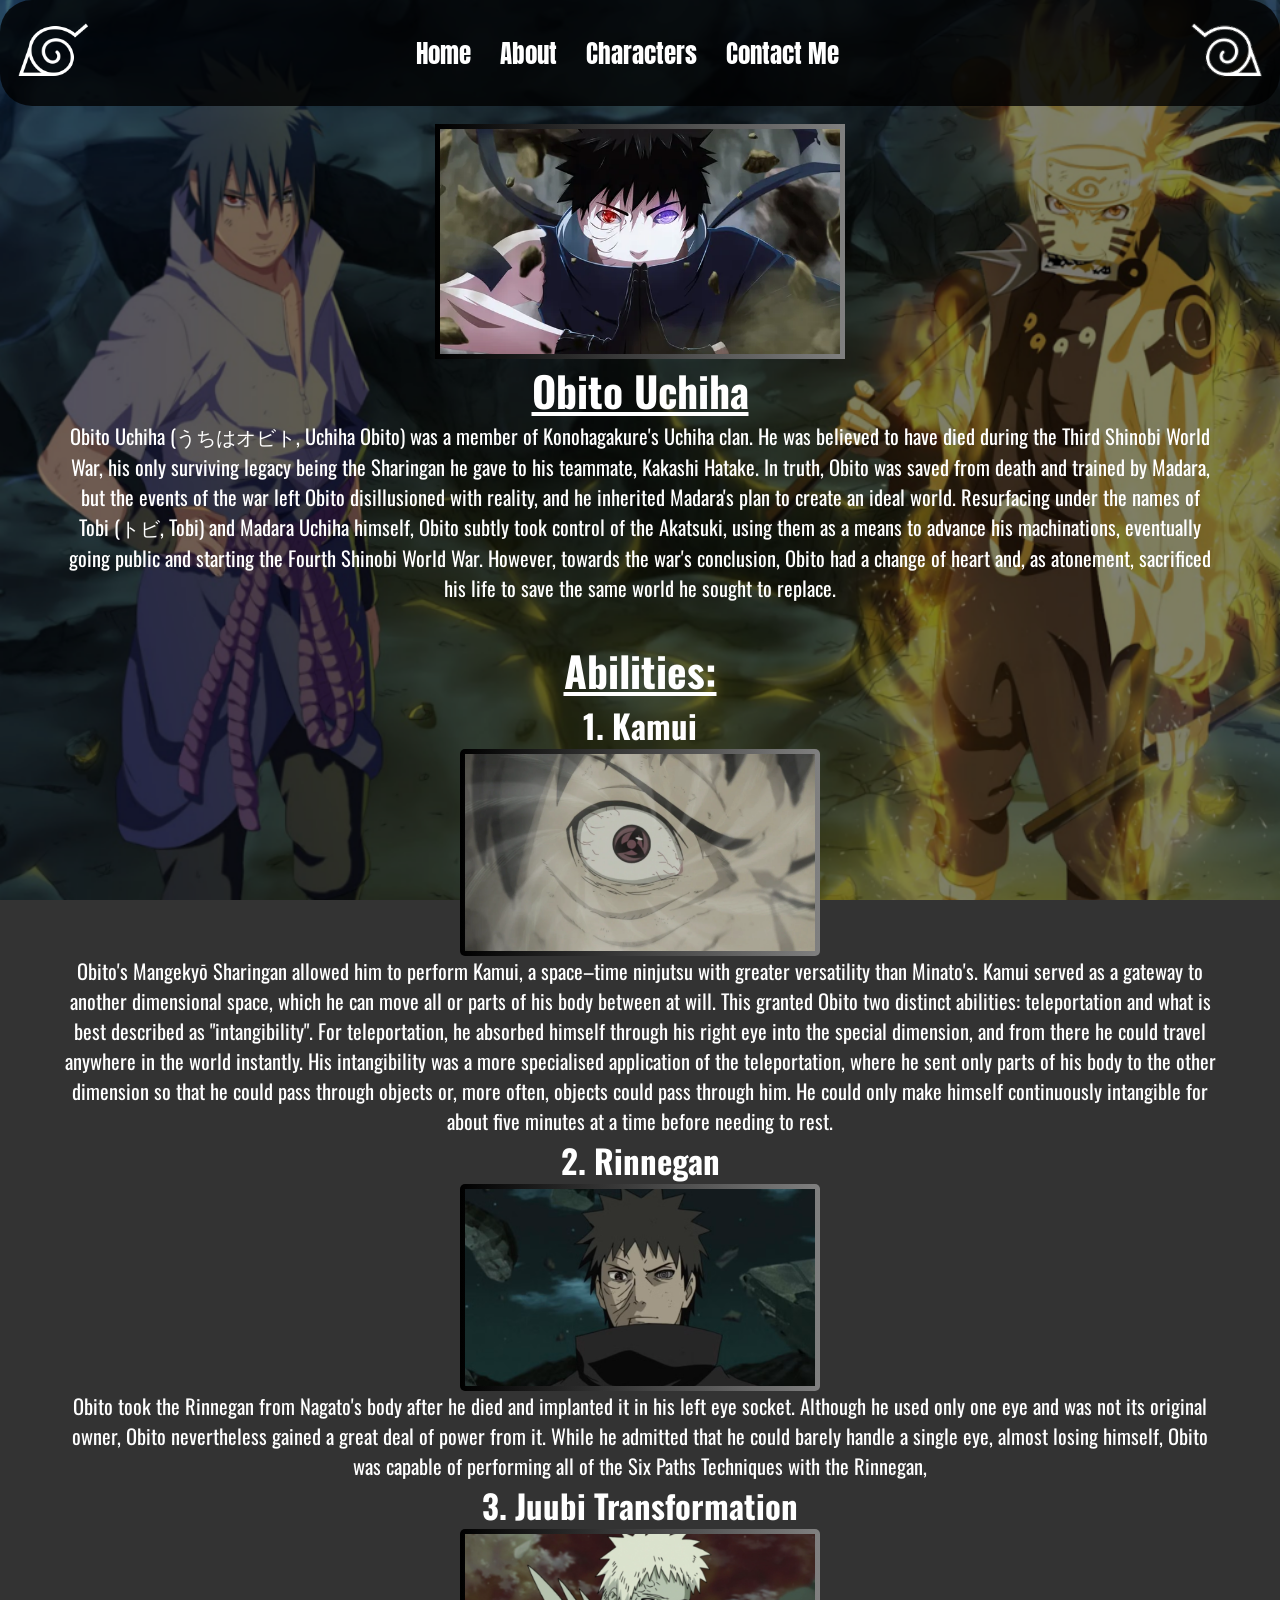
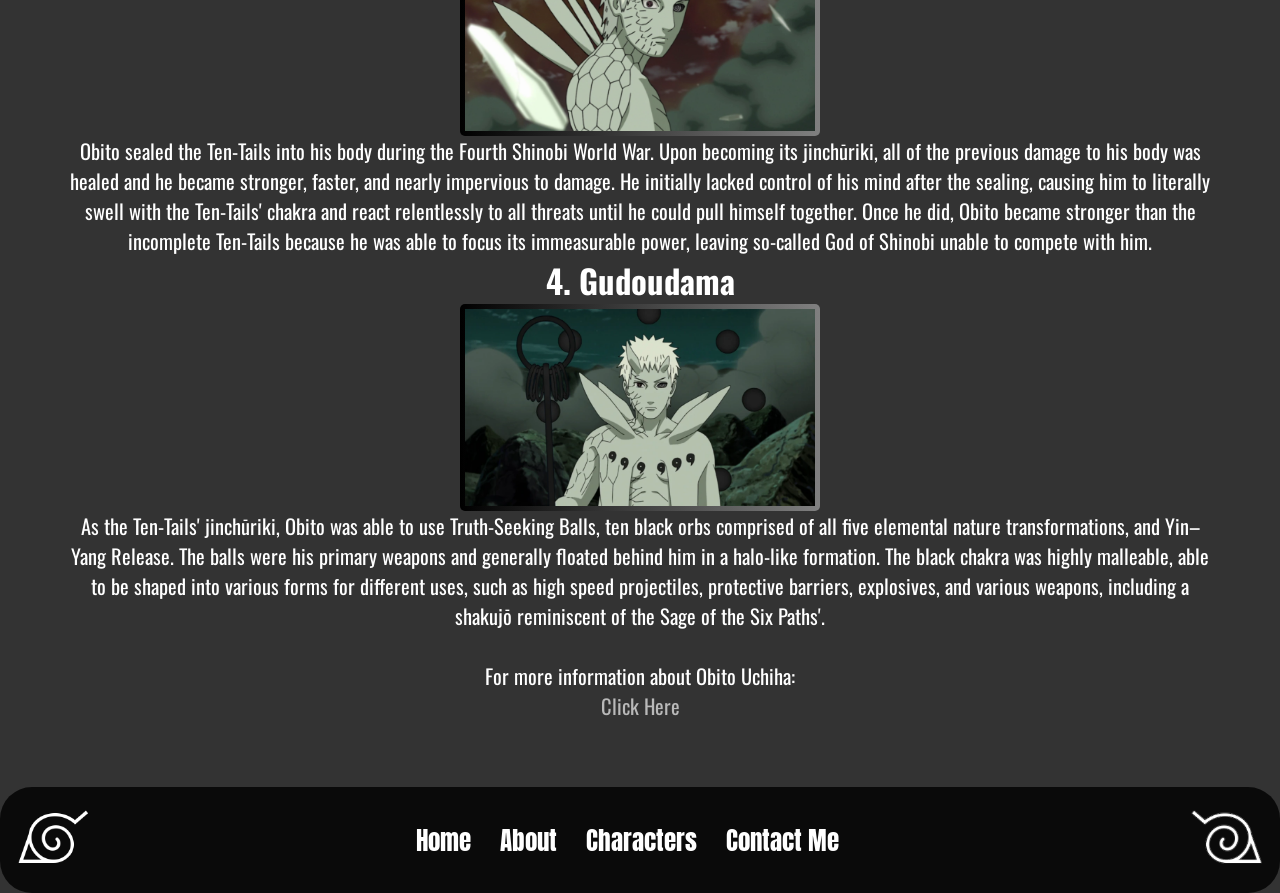
<file: html/obito.html>
<html>
  <head>
    <meta charset="UTF-8">
    <meta name="viewport" content="width">
    <title>Obito Uchiha - Naruto Fanpage</title>
    <link rel="stylesheet" href="../css/charpage.css">
    <link rel="stylesheet" href="../css/default.css">
    <link rel="icon" type="image/png" href="../img/icon-left.png?v=2">
    <link href="https://fonts.googleapis.com/css?family=Oswald" rel="stylesheet">
    <link href="https://fonts.googleapis.com/css?family=Anton" rel="stylesheet">
  </head>
  <body>
     <video autoplay muted loop>
    <source src="../img/backgroundvideo.mp4" type="video/mp4">
  </video>
  	<nav class="navbar">
		<div class="navdiv">
			<img src="../img/icon-left.png" class="logo">
		  <ul>
				<li><a href="main.html">Home</a></li>
				<li><a href="about.html">About</a></li>
				<li><a href="characters.html">Characters</a></li>
				<li><a href="contact.html">Contact Me</a></li>
			</ul>
			<img src="../img/icon-right.png" class="logo">
  </nav>
  </div>
  <br>
    <img src="../img/obitopic.png" class="pic">
    <h1> Obito Uchiha</h1>
    <p class="one">
    Obito Uchiha (うちはオビト, Uchiha Obito) was a member of Konohagakure's Uchiha clan. He was believed to have died during the Third Shinobi World War, his only surviving legacy being the Sharingan he gave to his teammate, Kakashi Hatake. In truth, Obito was saved from death and trained by Madara, but the events of the war left Obito disillusioned with reality, and he inherited Madara's plan to create an ideal world. Resurfacing under the names of Tobi (トビ, Tobi) and Madara Uchiha himself, Obito subtly took control of the Akatsuki, using them as a means to advance his machinations, eventually going public and starting the Fourth Shinobi World War. However, towards the war's conclusion, Obito had a change of heart and, as atonement, sacrificed his life to save the same world he sought to replace.
    </p>
  <br><br>

    <h1>Abilities:</h1>
    <div class="two">
      <h2>1. Kamui</h2> 
      <img src="../img/kamuiobito.png" class="pic2">
      Obito's Mangekyō Sharingan allowed him to perform Kamui, a space–time ninjutsu with greater versatility than Minato's. Kamui served as a gateway to another dimensional space, which he can move all or parts of his body between at will. This granted Obito two distinct abilities: teleportation and what is best described as "intangibility". For teleportation, he absorbed himself through his right eye into the special dimension, and from there he could travel anywhere in the world instantly. His intangibility was a more specialised application of the teleportation, where he sent only parts of his body to the other dimension so that he could pass through objects or, more often, objects could pass through him. He could only make himself continuously intangible for about five minutes at a time before needing to rest.
      <h2>2. Rinnegan</h2>
      <img src="../img/rinneganobito.png" class="pic2">
      Obito took the Rinnegan from Nagato's body after he died and implanted it in his left eye socket. Although he used only one eye and was not its original owner, Obito nevertheless gained a great deal of power from it. While he admitted that he could barely handle a single eye, almost losing himself, Obito was capable of performing all of the Six Paths Techniques with the Rinnegan,
      <h2> 3. Juubi Transformation</h2>
      <img src="../img/juubiobito.png" class="pic2">
      Obito sealed the Ten-Tails into his body during the Fourth Shinobi World War. Upon becoming its jinchūriki, all of the previous damage to his body was healed and he became stronger, faster, and nearly impervious to damage. He initially lacked control of his mind after the sealing, causing him to literally swell with the Ten-Tails' chakra and react relentlessly to all threats until he could pull himself together. Once he did, Obito became stronger than the incomplete Ten-Tails because he was able to focus its immeasurable power, leaving so-called God of Shinobi unable to compete with him.
      <h2>4. Gudoudama</h2>
      <img src="../img/gudoudamaobito.png" class="pic2">
      As the Ten-Tails' jinchūriki, Obito was able to use Truth-Seeking Balls, ten black orbs comprised of all five elemental nature transformations, and Yin–Yang Release. The balls were his primary weapons and generally floated behind him in a halo-like formation. The black chakra was highly malleable, able to be shaped into various forms for different uses, such as high speed projectiles, protective barriers, explosives, and various weapons, including a shakujō reminiscent of the Sage of the Six Paths'.

      <br><br>
       For more information about Obito Uchiha:<br> <a href="https://naruto.fandom.com/wiki/Obito_Uchiha" class="link" target="_blank">Click Here</a>
      </div>
        <img src="../img/invisible.png" class="pic3">
<nav class="navbar">
		<div class="navdiv">
			<img src="../img/icon-left.png" class="logo">
		  <ul>
				<li><a href="main.html">Home</a></li>
				<li><a href="about.html">About</a></li>
				<li><a href="characters.html">Characters</a></li>
				<li><a href="contact.html">Contact Me</a></li>
			</ul>
			<img src="../img/icon-right.png" class="logo">
  </nav>
  </div>
  </body>
</file>
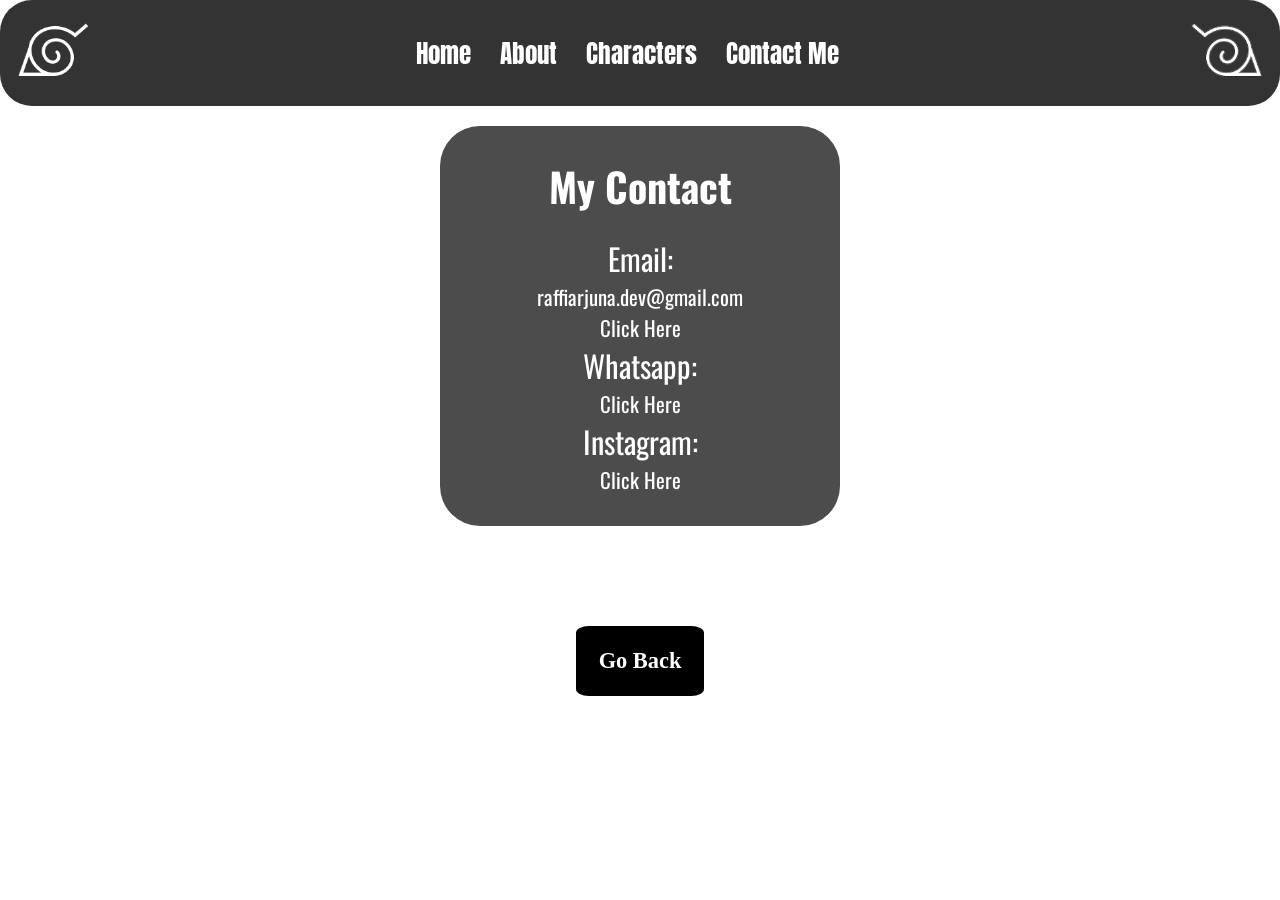
<file: html/privacy.html>
<!DOCTYPE html>
<html lang="en">
<head>
    <meta charset="UTF-8">
    <title>Privacy</title>
</head>
<body>

    <script>
        alert("For the owner's privacy reason, this feature is turned off.");
        window.location.href = "contact.html";
    </script>
</body>
</html>
</file>
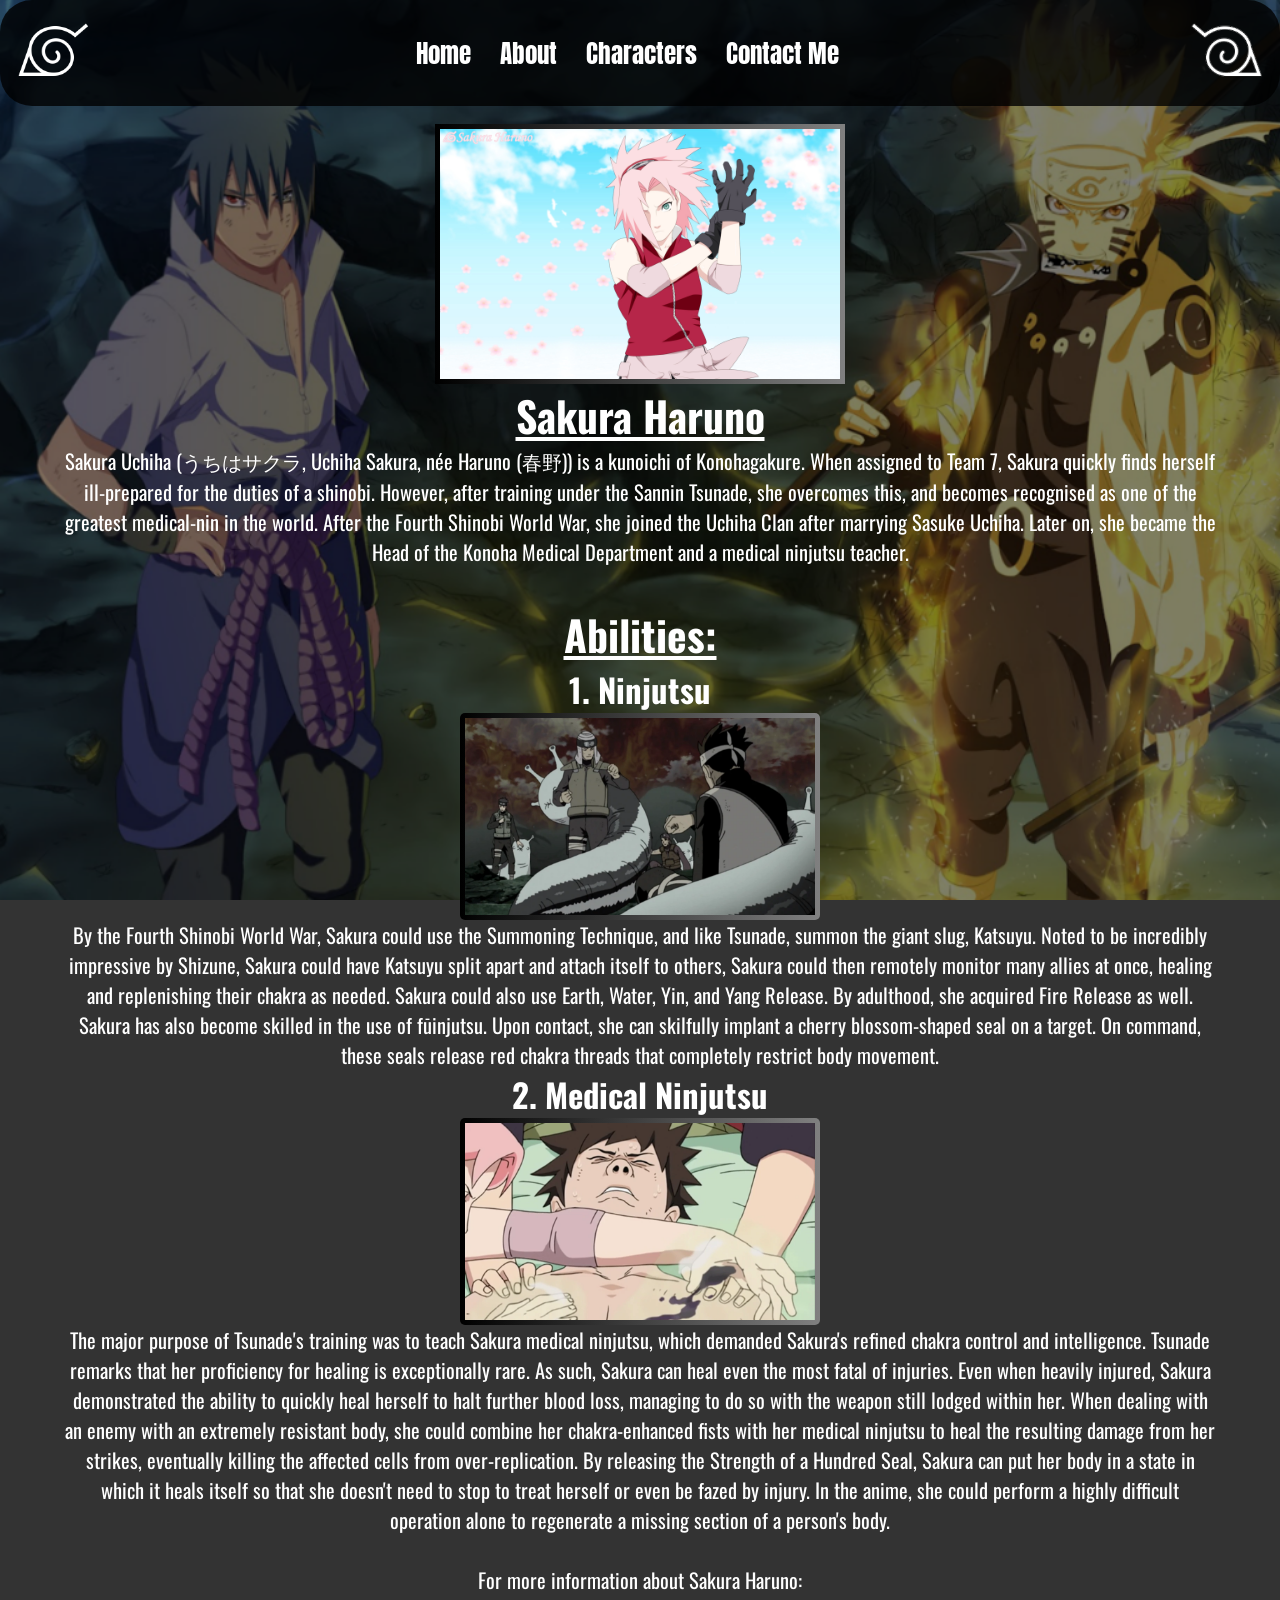
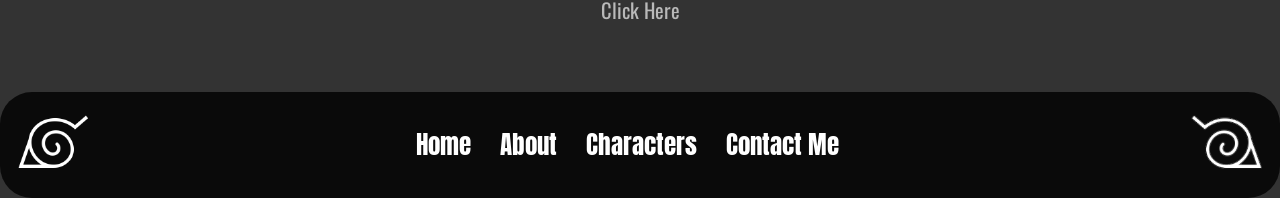
<file: html/sakura.html>
<html>
  <head>
    <meta charset="UTF-8">
    <meta name="viewport" content="width">
    <title>Sakura Haruno- Naruto Fanpage</title>
    <link rel="stylesheet" href="../css/charpage.css">
    <link rel="stylesheet" href="../css/default.css">
    <link rel="icon" type="image/png" href="../img/icon-left.png?v=2">
    <link href="https://fonts.googleapis.com/css?family=Oswald" rel="stylesheet">
    <link href="https://fonts.googleapis.com/css?family=Anton" rel="stylesheet">
  </head>
  <body>
     <video autoplay muted loop>
    <source src="../img/backgroundvideo.mp4" type="video/mp4">
  </video>
  	<nav class="navbar">
		<div class="navdiv">
			<img src="../img/icon-left.png" class="logo">
		  <ul>
				<li><a href="main.html">Home</a></li>
				<li><a href="about.html">About</a></li>
				<li><a href="characters.html">Characters</a></li>
				<li><a href="contact.html">Contact Me</a></li>
			</ul>
			<img src="../img/icon-right.png" class="logo">
  </nav>
  </div>
  <br>
    <img src="../img/sakurapic.png" class="pic">
    <h1> Sakura Haruno</h1>
    <p class="one">
        Sakura Uchiha (うちはサクラ, Uchiha Sakura, née Haruno (春野)) is a kunoichi of Konohagakure. When assigned to Team 7, Sakura quickly finds herself ill-prepared for the duties of a shinobi. However, after training under the Sannin Tsunade, she overcomes this, and becomes recognised as one of the greatest medical-nin in the world. After the Fourth Shinobi World War, she joined the Uchiha Clan after marrying Sasuke Uchiha. Later on, she became the Head of the Konoha Medical Department and a medical ninjutsu teacher.
    </p>
  <br><br>

    <h1>Abilities:</h1>
    <div class="two">
      <h2>1. Ninjutsu</h2>
      <img src="../img/ninjutsusakura.png" class="pic2">
      By the Fourth Shinobi World War, Sakura could use the Summoning Technique, and like Tsunade, summon the giant slug, Katsuyu. Noted to be incredibly impressive by Shizune, Sakura could have Katsuyu split apart and attach itself to others, Sakura could then remotely monitor many allies at once, healing and replenishing their chakra as needed. Sakura could also use Earth, Water, Yin, and Yang Release. By adulthood, she acquired Fire Release as well. Sakura has also become skilled in the use of fūinjutsu. Upon contact, she can skilfully implant a cherry blossom-shaped seal on a target. On command, these seals release red chakra threads that completely restrict body movement.
      <h2>2. Medical Ninjutsu</h2>
      <img src="../img/medicalninjutsusakura.png" class="pic2">
      The major purpose of Tsunade's training was to teach Sakura medical ninjutsu, which demanded Sakura's refined chakra control and intelligence. Tsunade remarks that her proficiency for healing is exceptionally rare. As such, Sakura can heal even the most fatal of injuries. Even when heavily injured, Sakura demonstrated the ability to quickly heal herself to halt further blood loss, managing to do so with the weapon still lodged within her. When dealing with an enemy with an extremely resistant body, she could combine her chakra-enhanced fists with her medical ninjutsu to heal the resulting damage from her strikes, eventually killing the affected cells from over-replication. By releasing the Strength of a Hundred Seal, Sakura can put her body in a state in which it heals itself so that she doesn't need to stop to treat herself or even be fazed by injury. In the anime, she could perform a highly difficult operation alone to regenerate a missing section of a person's body.
      <br><br>
      For more information about Sakura Haruno: <br> <a href="https://naruto.fandom.com/wiki/Sakura_Haruno" class="link" target="_blank">Click Here</a>
      </div>
      <img src="../img/invisible.png" class="pic3">
      <nav class="navbar">
		<div class="navdiv">
			<img src="../img/icon-left.png" class="logo">
		  <ul>
				<li><a href="main.html">Home</a></li>
				<li><a href="about.html">About</a></li>
				<li><a href="characters.html">Characters</a></li>
				<li><a href="contact.html">Contact Me</a></li>
			</ul>
			<img src="../img/icon-right.png" class="logo">
  </nav>
  </div>

  </body>
</file>
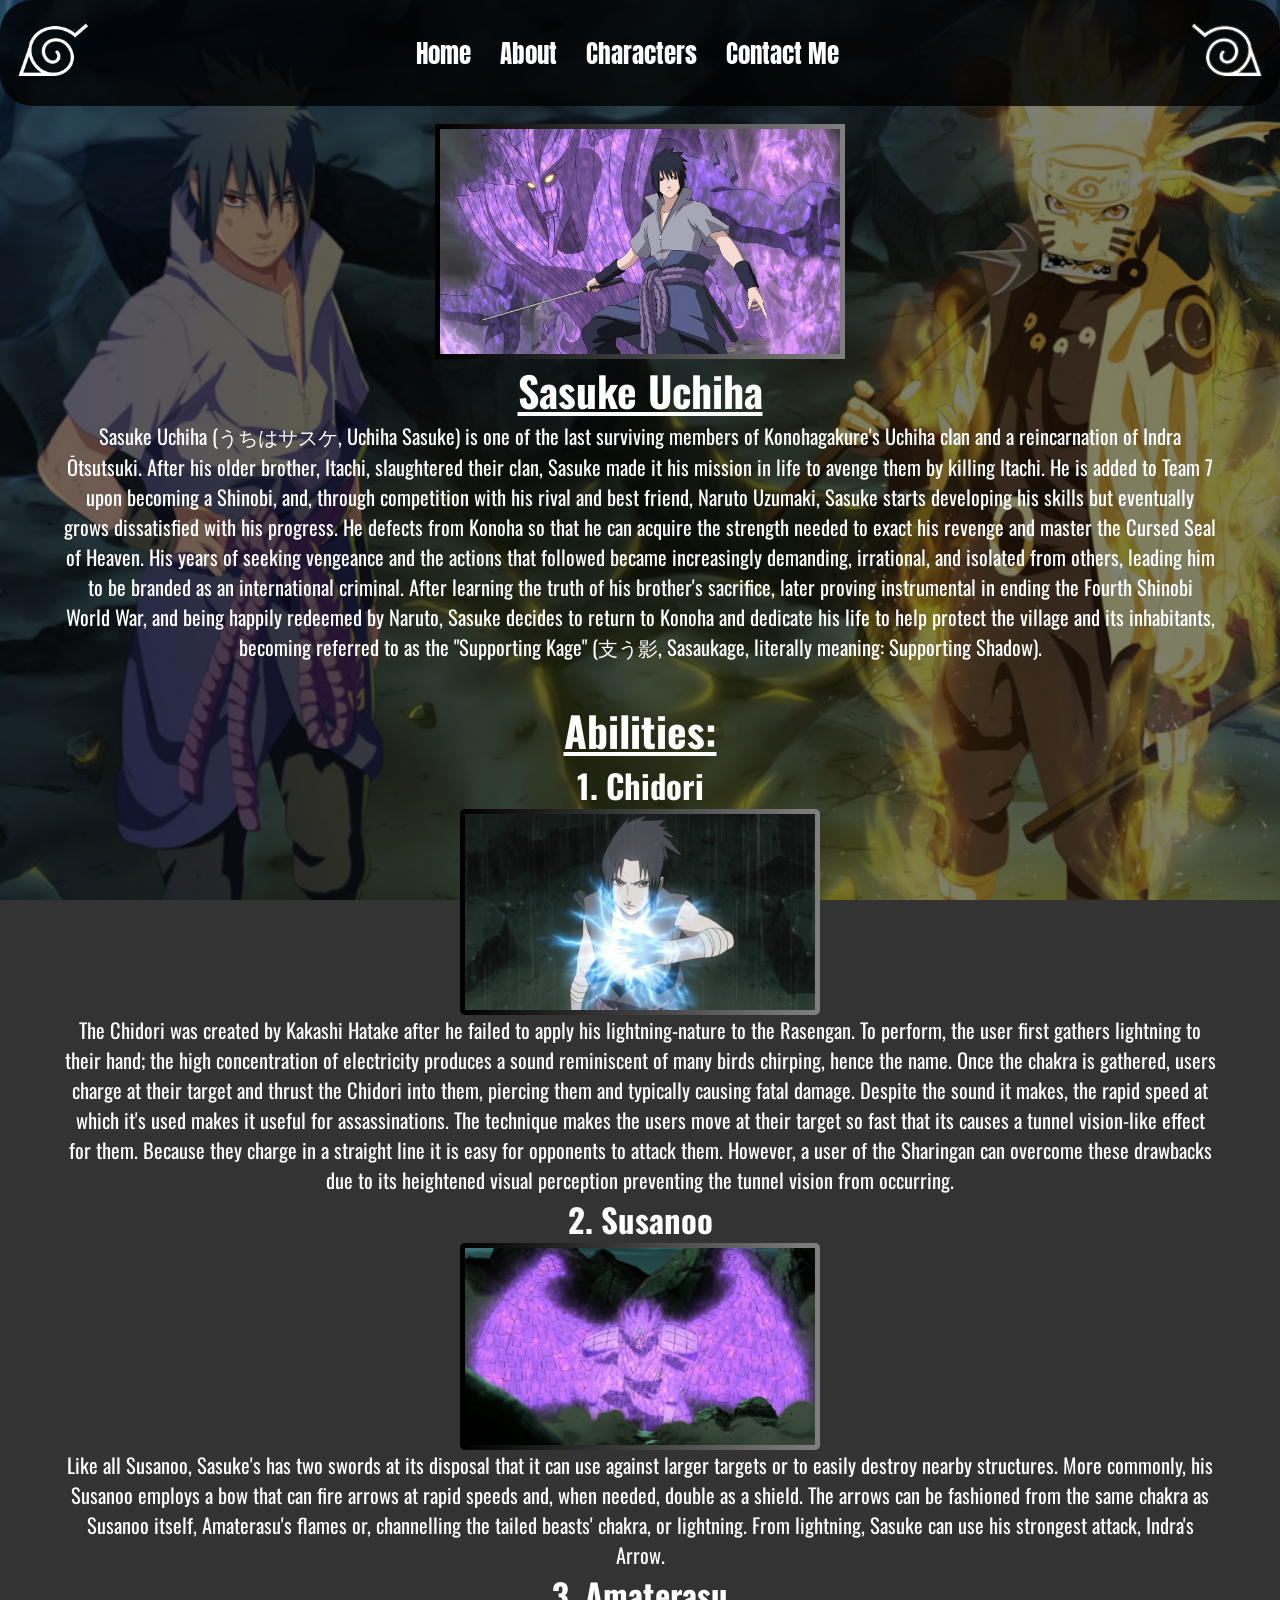
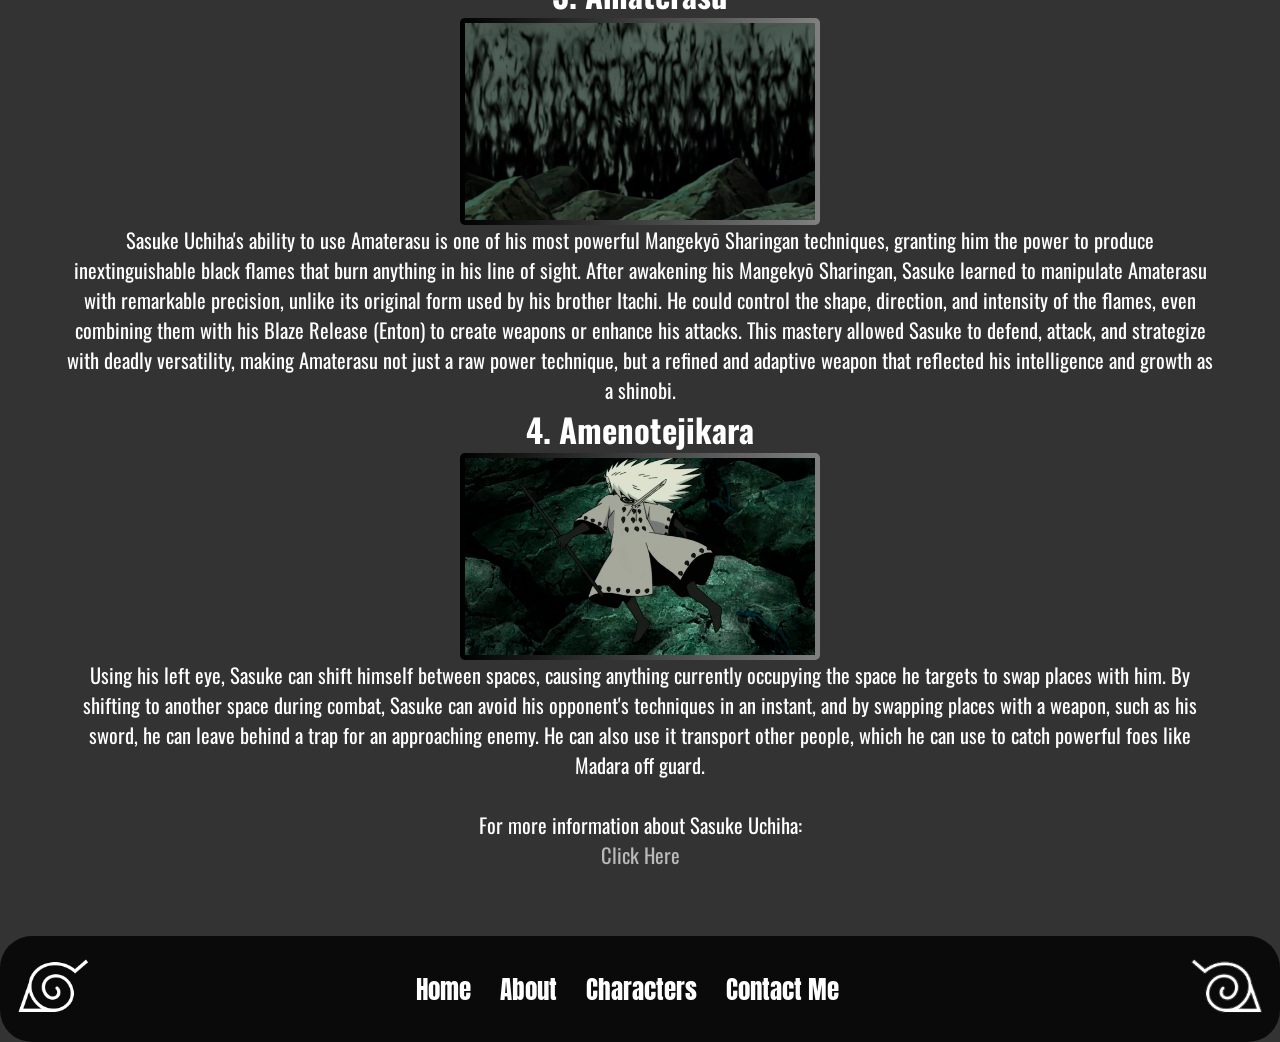
<file: html/sasuke.html>
<html>
  <head>
    <meta charset="UTF-8">
    <meta name="viewport" content="width">
    <title>Sasuke Uchiha - Naruto Fanpage</title>
    <link rel="stylesheet" href="../css/charpage.css">
    <link rel="stylesheet" href="../css/default.css">
    <link rel="icon" type="image/png" href="../img/icon-left.png?v=2">
    <link href="https://fonts.googleapis.com/css?family=Oswald" rel="stylesheet">
    <link href="https://fonts.googleapis.com/css?family=Anton" rel="stylesheet">
  </head>
  <body>
     <video autoplay muted loop>
    <source src="../img/backgroundvideo.mp4" type="video/mp4">
  </video>
  	<nav class="navbar">
		<div class="navdiv">
			<img src="../img/icon-left.png" class="logo">
		  <ul>
				<li><a href="main.html">Home</a></li>
				<li><a href="about.html">About</a></li>
				<li><a href="characters.html">Characters</a></li>
				<li><a href="contact.html">Contact Me</a></li>
			</ul>
			<img src="../img/icon-right.png" class="logo">
  </nav>
  </div>
  <br>
    <img src="../img/sasukepic.png" class="pic">
    <h1> Sasuke Uchiha</h1>
    <p class="one">
        Sasuke Uchiha (うちはサスケ, Uchiha Sasuke) is one of the last surviving members of Konohagakure's Uchiha clan and a reincarnation of Indra Ōtsutsuki. After his older brother, Itachi, slaughtered their clan, Sasuke made it his mission in life to avenge them by killing Itachi. He is added to Team 7 upon becoming a Shinobi, and, through competition with his rival and best friend, Naruto Uzumaki, Sasuke starts developing his skills but eventually grows dissatisfied with his progress. He defects from Konoha so that he can acquire the strength needed to exact his revenge and master the Cursed Seal of Heaven. His years of seeking vengeance and the actions that followed became increasingly demanding, irrational, and isolated from others, leading him to be branded as an international criminal. After learning the truth of his brother's sacrifice, later proving instrumental in ending the Fourth Shinobi World War, and being happily redeemed by Naruto, Sasuke decides to return to Konoha and dedicate his life to help protect the village and its inhabitants, becoming referred to as the "Supporting Kage" (支う影, Sasaukage, literally meaning: Supporting Shadow).
    </p>
  <br><br>

    <h1>Abilities:</h1>
    <div class="two">
      <h2>1. Chidori</h2>
      <img src="../img/chidorisasuke.png" class="pic2">
      The Chidori was created by Kakashi Hatake after he failed to apply his lightning-nature to the Rasengan. To perform, the user first gathers lightning to their hand; the high concentration of electricity produces a sound reminiscent of many birds chirping, hence the name. Once the chakra is gathered, users charge at their target and thrust the Chidori into them, piercing them and typically causing fatal damage. Despite the sound it makes, the rapid speed at which it's used makes it useful for assassinations. The technique makes the users move at their target so fast that its causes a tunnel vision-like effect for them. Because they charge in a straight line it is easy for opponents to attack them. However, a user of the Sharingan can overcome these drawbacks due to its heightened visual perception preventing the tunnel vision from occurring.
      <h2>2. Susanoo</h2>
      <img src="../img/susanoosasuke.png" class="pic2">
      Like all Susanoo, Sasuke's has two swords at its disposal that it can use against larger targets or to easily destroy nearby structures. More commonly, his Susanoo employs a bow that can fire arrows at rapid speeds and, when needed, double as a shield. The arrows can be fashioned from the same chakra as Susanoo itself, Amaterasu's flames or, channelling the tailed beasts' chakra, or lightning. From lightning, Sasuke can use his strongest attack, Indra's Arrow.
      <h2>3. Amaterasu</h2>
      <img src="../img/amaterasu.png" class="pic2">
      Sasuke Uchiha's ability to use Amaterasu is one of his most powerful Mangekyō Sharingan techniques, granting him the power to produce inextinguishable black flames that burn anything in his line of sight. After awakening his Mangekyō Sharingan, Sasuke learned to manipulate Amaterasu with remarkable precision, unlike its original form used by his brother Itachi. He could control the shape, direction, and intensity of the flames, even combining them with his Blaze Release (Enton) to create weapons or enhance his attacks. This mastery allowed Sasuke to defend, attack, and strategize with deadly versatility, making Amaterasu not just a raw power technique, but a refined and adaptive weapon that reflected his intelligence and growth as a shinobi.
      <h2>4. Amenotejikara</h2>
      <img src="../img/amenotejikarasasuke.png" class="pic2">
      Using his left eye, Sasuke can shift himself between spaces, causing anything currently occupying the space he targets to swap places with him. By shifting to another space during combat, Sasuke can avoid his opponent's techniques in an instant, and by swapping places with a weapon, such as his sword, he can leave behind a trap for an approaching enemy. He can also use it transport other people, which he can use to catch powerful foes like Madara off guard.
      <br><br>
      For more information about Sasuke Uchiha: <br> <a href="https://naruto.fandom.com/wiki/Sasuke_Uchiha" class="link" target="_blank">Click Here</a>
      </div>
      <img src="../img/invisible.png" class="pic3">
      <nav class="navbar">
		<div class="navdiv">
			<img src="../img/icon-left.png" class="logo">
		  <ul>
				<li><a href="main.html">Home</a></li>
				<li><a href="about.html">About</a></li>
				<li><a href="characters.html">Characters</a></li>
				<li><a href="contact.html">Contact Me</a></li>
			</ul>
			<img src="../img/icon-right.png" class="logo">
  </nav>
  </div>

  </body>
</file>
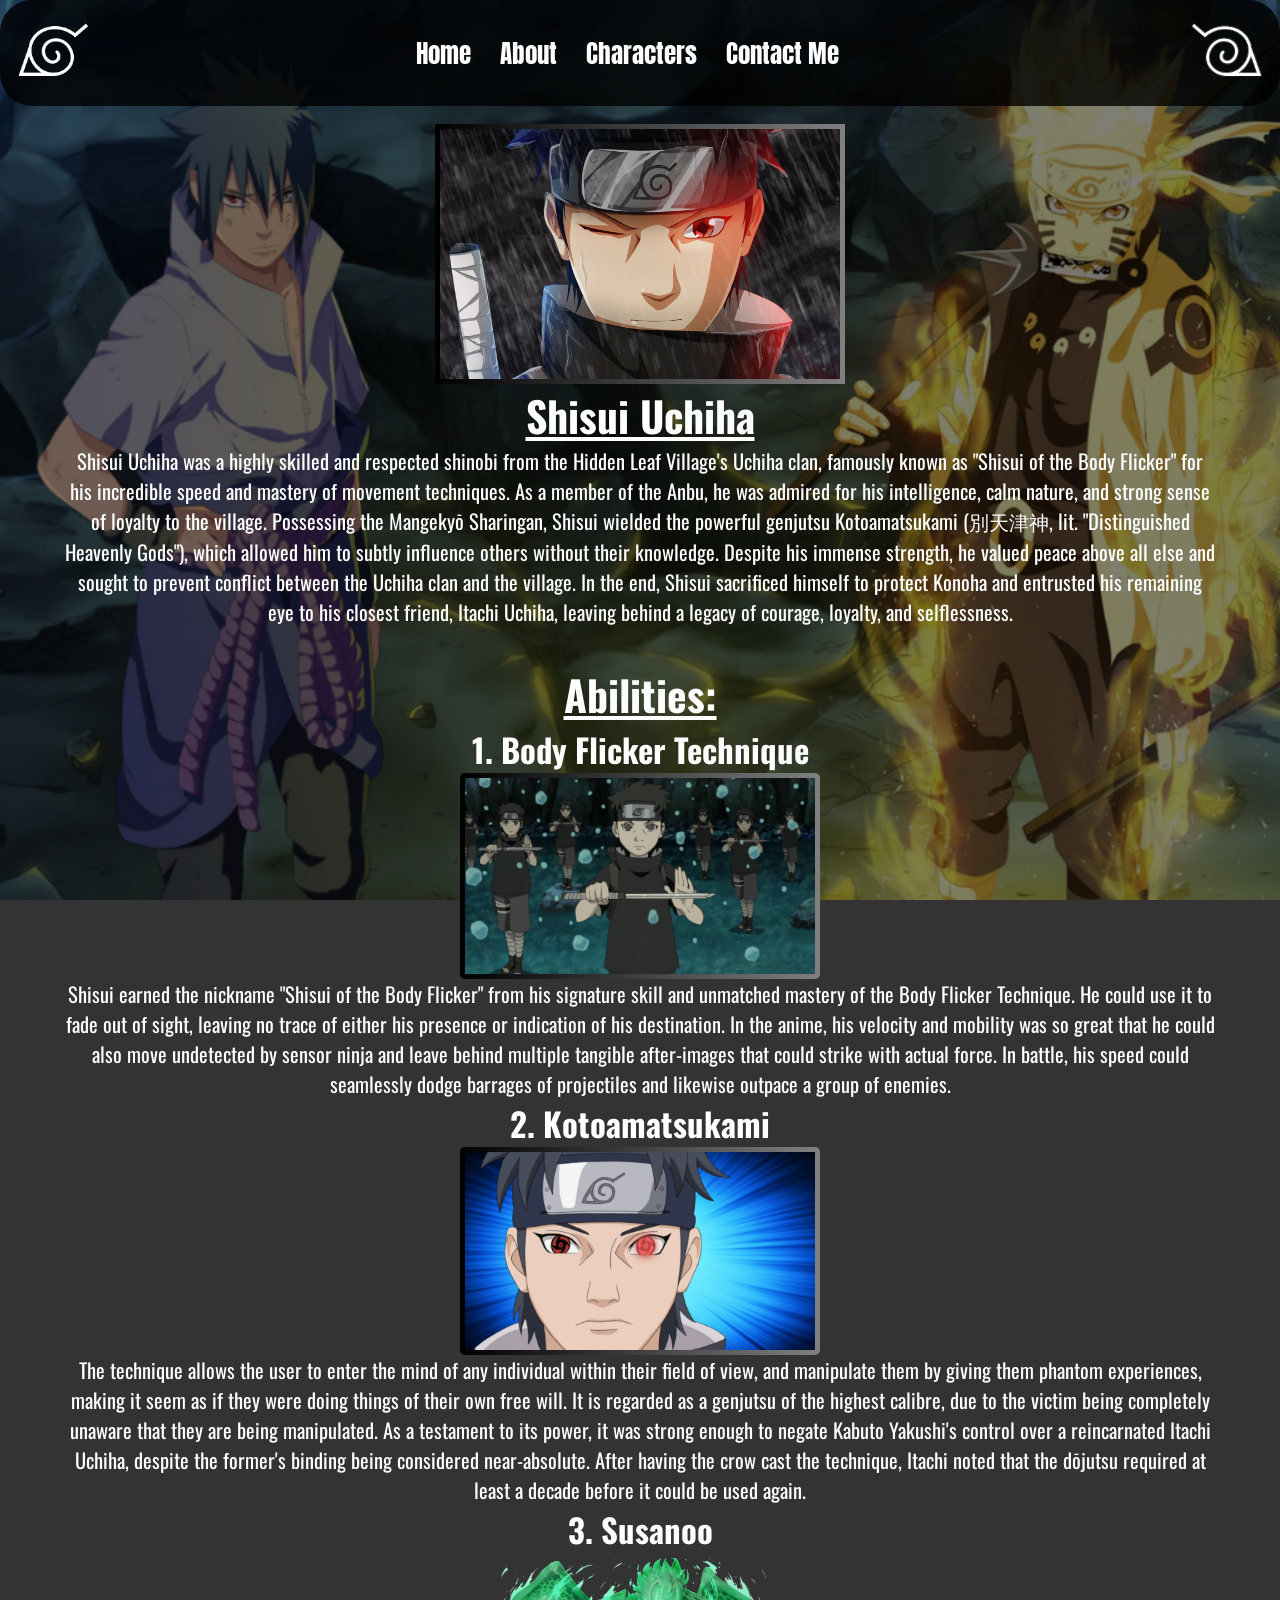
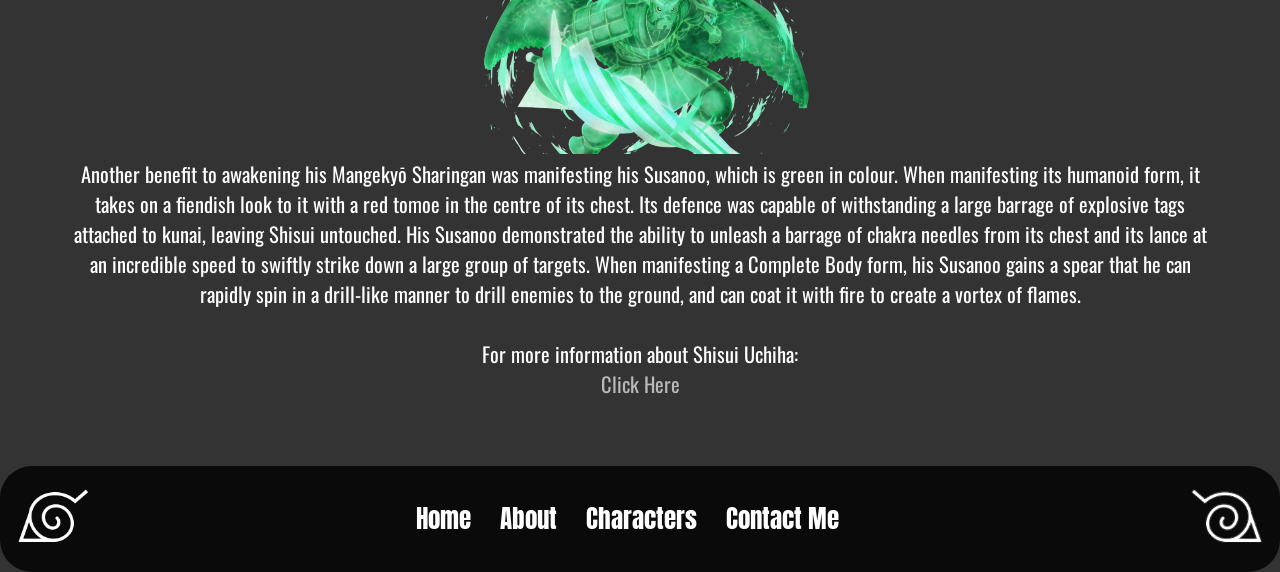
<file: html/shisui.html>
<html>
  <head>
    <meta charset="UTF-8">
    <meta name="viewport" content="width">
    <title>Shisui Uchiha - Naruto Fanpage</title>
    <link rel="stylesheet" href="../css/charpage.css">
    <link rel="stylesheet" href="../css/default.css">
    <link rel="icon" type="image/png" href="../img/icon-left.png?v=2">
    <link href="https://fonts.googleapis.com/css?family=Oswald" rel="stylesheet">
    <link href="https://fonts.googleapis.com/css?family=Anton" rel="stylesheet">
  </head>
  <body>
     <video autoplay muted loop>
    <source src="../img/backgroundvideo.mp4" type="video/mp4">
  </video>
  	<nav class="navbar">
		<div class="navdiv">
			<img src="../img/icon-left.png" class="logo">
		  <ul>
				<li><a href="main.html">Home</a></li>
				<li><a href="about.html">About</a></li>
				<li><a href="characters.html">Characters</a></li>
				<li><a href="contact.html">Contact Me</a></li>
			</ul>
			<img src="../img/icon-right.png" class="logo">
  </nav>
  </div>
  <br>
    <img src="../img/shisuipic.png" class="pic">
    <h1> Shisui Uchiha</h1>
    <p class="one">
      Shisui Uchiha was a highly skilled and respected shinobi from the Hidden Leaf Village's Uchiha clan, famously known as "Shisui of the Body Flicker" for his incredible speed and mastery of movement techniques. As a member of the Anbu, he was admired for his intelligence, calm nature, and strong sense of loyalty to the village. Possessing the Mangekyō Sharingan, Shisui wielded the powerful genjutsu Kotoamatsukami (別天津神, lit. "Distinguished Heavenly Gods"), which allowed him to subtly influence others without their knowledge. Despite his immense strength, he valued peace above all else and sought to prevent conflict between the Uchiha clan and the village. In the end, Shisui sacrificed himself to protect Konoha and entrusted his remaining eye to his closest friend, Itachi Uchiha, leaving behind a legacy of courage, loyalty, and selflessness.


    </p>
  <br><br>

    <h1>Abilities:</h1>
    <div class="two">
      <h2>1. Body Flicker Technique</h2>
      <img src="../img/bodyflickershisui.png" class="pic2">
      Shisui earned the nickname "Shisui of the Body Flicker" from his signature skill and unmatched mastery of the Body Flicker Technique. He could use it to fade out of sight, leaving no trace of either his presence or indication of his destination. In the anime, his velocity and mobility was so great that he could also move undetected by sensor ninja and leave behind multiple tangible after-images that could strike with actual force. In battle, his speed could seamlessly dodge barrages of projectiles and likewise outpace a group of enemies.
      <h2>2. Kotoamatsukami</h2>
      <image src="../img/kotoamatsukamishisui.png" class="pic2">
      The technique allows the user to enter the mind of any individual within their field of view, and manipulate them by giving them phantom experiences, making it seem as if they were doing things of their own free will. It is regarded as a genjutsu of the highest calibre, due to the victim being completely unaware that they are being manipulated. As a testament to its power, it was strong enough to negate Kabuto Yakushi's control over a reincarnated Itachi Uchiha, despite the former's binding being considered near-absolute. After having the crow cast the technique, Itachi noted that the dōjutsu required at least a decade before it could be used again. 
      <h2>3. Susanoo</h2>
      <img src="../img/susanooshisui.png" class="pic4">
      Another benefit to awakening his Mangekyō Sharingan was manifesting his Susanoo, which is green in colour. When manifesting its humanoid form, it takes on a fiendish look to it with a red tomoe in the centre of its chest. Its defence was capable of withstanding a large barrage of explosive tags attached to kunai, leaving Shisui untouched. His Susanoo demonstrated the ability to unleash a barrage of chakra needles from its chest and its lance at an incredible speed to swiftly strike down a large group of targets. When manifesting a Complete Body form, his Susanoo gains a spear that he can rapidly spin in a drill-like manner to drill enemies to the ground, and can coat it with fire to create a vortex of flames.
      <br><br>
      For more information about Shisui Uchiha: <br> <a href="https://naruto.fandom.com/wiki/Shisui_Uchiha" class="link" target="_blank">Click Here</a>

      </div>
      <img src="../img/invisible.png" class="pic3">
      <nav class="navbar">
		<div class="navdiv">
			<img src="../img/icon-left.png" class="logo">
		  <ul>
				<li><a href="main.html">Home</a></li>
				<li><a href="about.html">About</a></li>
				<li><a href="characters.html">Characters</a></li>
				<li><a href="contact.html">Contact Me</a></li>
			</ul>
			<img src="../img/icon-right.png" class="logo">
  </nav>
  </div>

  </body>
</file>
<file: css/main.css>
.home{
display:flex;
justify-content: center;
align-items:center;
height:30vh;
flex-direction: column;
}	

video {position: fixed;top: 0; left: 0; width: 100%;
    height: 100%; object-fit: cover;
    z-index: -1;}

.home .buttonh{
      color: white;
		  position: relative;
		  padding: 1.4rem;
		  border-radius: 10%;
		  background-color: black;
		  font-size: 1.4rem;
		  font-weight: bold;
		 
		}
		
	.title1{
	  position: relative;
	  text-align: center;
	  color: white;
	  margin-top: 140px;
	  animation: animatetop 1s;
	}
	.ns{
	  align-content: center;
	  margin: auto;
	  display: flex;
	  animation: animatetop 1s;
	  position: relative;
	}
</file>
<file: css/default.css>
* {
  margin: 0;
  padding: 0;
  text-decoration: none;
  list-style: none;
}
   
video {position: fixed;top: 0; left: 0; width: 100%;
    height: 100%; object-fit: cover;
    z-index: -1;}




.navbar{
		background: rgb(0,0,0,0.8); 
		font-family: calibri; 
		border-radius:2rem;
		position: relative;
		animation: animatetop 0.7s;	
		}
		.navdiv{
			display: flex; align-items: center; justify-content: space-between; border-radius:2rem;
		}
		.logo{
		  margin: 10px;
			width: 86px;
		}
		li{
			list-style: none; display: inline-block; text-decoration: none;
		}
		li a{
			color: white; font-size: 25px; ; margin-right: 25px; font-family: Anton;
		}
		li a:hover{
			color: red;
            cursor: context-menu ;
		}



		.description{
		  font-size: 1.4rem;
		  color: white;
		  text-align: center;																									
		  margin-left:5%;
		  margin-right:5%;
		  font-family: Oswald;
		  position:relative;
		  animation: animatetop 1s;
		}
		
	@keyframes animatetop{from{top:-300px;opacity:0} to{top:0;opacity:1}}
</file>
<file: css/characters.css>
video {position: fixed;top: 0; left: 0; width: 100%;
    height: 100%; object-fit: cover;
    z-index: -1;}

.select{
		  font-size: 2rem;
		  color: white;
		  text-align: center;																									
		  margin-left:5%;
		  margin-right:5%;
		  font-family: Oswald;
		  position:relative;
		  animation: animatetop 1s;
		} @keyframes animatetop{from{top:-300px;opacity:0} to{top:0;opacity:1}}

.ccarousel {

  padding: 0.5em;
  animation: animatetop 1s;
  width: 90%;
  overflow-x: auto;
  margin: 3em auto;
  display: flex;
  gap: 3em;
  scroll-behavior: smooth;
  anchor-name: --ccarousel;
  scroll-snap-type: x mandatory;
  scroll-marker-group:after;
}

.ccarousel::scroll-marker-group{
  display: flex;
  justify-content: center;
  gap: 0.5em;
}

.ccard::scroll-marker{
  content: '';
  height: 1em;
  width: 1em;
  background-color: black;
  border-radius: 50%;
  border: 1px solid gray
}

.ccard::scroll-marker:target-current{
  background-image: radial-gradient(white,grey);
}


.ccarousel::scroll-button(right), .ccarousel::scroll-button(left){
    content:'→';
    border: none;
    background-color: black;
    font-family: 'Times New Roman', Times, serif;
    font-size: 2.6em;
    color: white;
    height: 60px;
    width: 60px;
    border-radius: 50%;
    padding-bottom: .1em;
    cursor: pointer;
    position: fixed;
    position-anchor: --ccarousel;
    position-area: right center;
    translate: 0%;

}

.ccarousel::scroll-button(left){
  content: "←";
  position-area: left center; 
  translate: 0%;
}

.ccarousel::scroll-button(left):disabled, .ccarousel::scroll-button(right):disabled{
 opacity: 0.5;
 cursor: auto;
}


.ccarousel::-webkit-scrollbar {
  display: none;
}

.ccard {
  scroll-snap-align: start ;
  flex: 0 0 0;
  height: 12em;
  background-image: linear-gradient(to right, black , gray);    
  background-size: cover;
  background-position: center;
  background-repeat: no-repeat;
  padding: 5px;
  border-radius: .5em;  align-content: center;
  color: white;

} 

.ccard:hover {
  cursor: default;
}
</file>
<file: css/contact.css>
.home{
display:flex;
justify-content: center;
align-items:center;
height:30vh;
flex-direction: column;
}	

video {position: fixed;top: 0; left: 0; width: 100%;
    height: 100%; object-fit: cover;
    z-index: -1;}

.home .buttonh{
      color: white;
		  position: relative;
		  padding: 1.4rem;
		  border-radius: 10%;
		  background-color: black;
		  font-size: 1.4rem;
		  font-weight: bold;
		 
		}
		
	.title1{
	  position: relative;
	  text-align: center;
	  color: white;
	  margin-top: 140px;
	  animation: animatetop 1s;
	}
	.ns{
	  align-content: center;
	  margin: auto;
	  display: flex;
	  animation: animatetop 1s;
	  position: relative;
	}		

.container {
	background-color: rgb(0,0,0,0.7);
	width: 400px;
	height: 400px;
	display: flex;
	justify-content: center;
	/* align-items: center; */
	align-self: center;
	margin-top: 20px;
	border-radius: 10%;
	margin-left: auto;
	margin-right: auto;
	position: relative;
	animation: animatetop 0.7s;
}

h1{
	/* text-align: center; */
	color: white;
	font-size: 2.5rem;
	margin-top:30px;
	position: absolute;
	text-align: center;
	font-family: Oswald;
}

.h {
	font-size: 1.9rem;
}


.textc{
		/* text-align: center; */
	color: white;
	font-size:1.3rem;
	margin-top:110px;
	/* margin-right: 30px; */
	position: absolute;
	font-family: Oswald;
	text-align: center;
	text-decoration: none;
	cursor: default;
}

.link{
	text-decoration: none;
	color: white;
}

.link:hover{
	color: red;
	cursor: default;
}
</file>
<file: css/charpage.css>
body {
  background-image: url("../img/background-img1.png");
  background-color: rgb(0,0,0,0.8);
  background-repeat: no-repeat;
  background-position: center;
  background-size: cover;
  background-attachment: fixed;
  height: 100vh;
}

video {position: fixed;top: 0; left: 0; width: 100%;
    height: 100%; object-fit: cover;
    z-index: -1;}

.pic {
    width: 400px;
    position: relative;
    align-content: center;
    margin: auto;
    display: flex;
    background-image: linear-gradient(to right, black , gray);    
    background-size: cover;
    padding: 5px;
    animation: animatetop 1.3s;
}



.one{
    position:relative;
    color: white;
    text-align: center;
    animation: animatetop 1s;
    font-size: 1.28em;
    font-family: Oswald;
    margin-left: 5%;
    margin-right: 5%;
}

.pic2{
        width: 350px;
    background-image: linear-gradient(to right, black , gray);  
}

.pic3{
        width: 100px;
    /* background-color: black; */
}

.pic4 {
    width: 350;

}

.pic2, .pic3, .pic4 {

    position: relative;
    align-content: center;
    margin: auto;
    display: flex;  
    background-size: cover;
    padding: 5px;
    animation: animatetop 1.3s;
    border-radius: 5px;
}

.two{
    position:relative;
    color: white;
    text-align: center;
    animation: animatetop 1s;
    font-size: 1.28em;
    font-family: Oswald;
    margin-left: 5%;
    margin-right: 5%;
}

h1{
    position: relative;
    font-size: 2.6em;
    color: white;
    text-align: center;
    animation: animatetop 1s;
    font-family: Oswald;
    text-decoration: underline;
}

h2{
    position: relative;
    font-size: 1.6em;
    color: white;
    text-align: center;
    animation: animatetop 1s;
    font-family: Oswald;
}


.link{
	text-decoration: none;
	color: rgb(185, 185, 185);
}

.link:hover{
	color: red;
	cursor: default;
}
</file>
